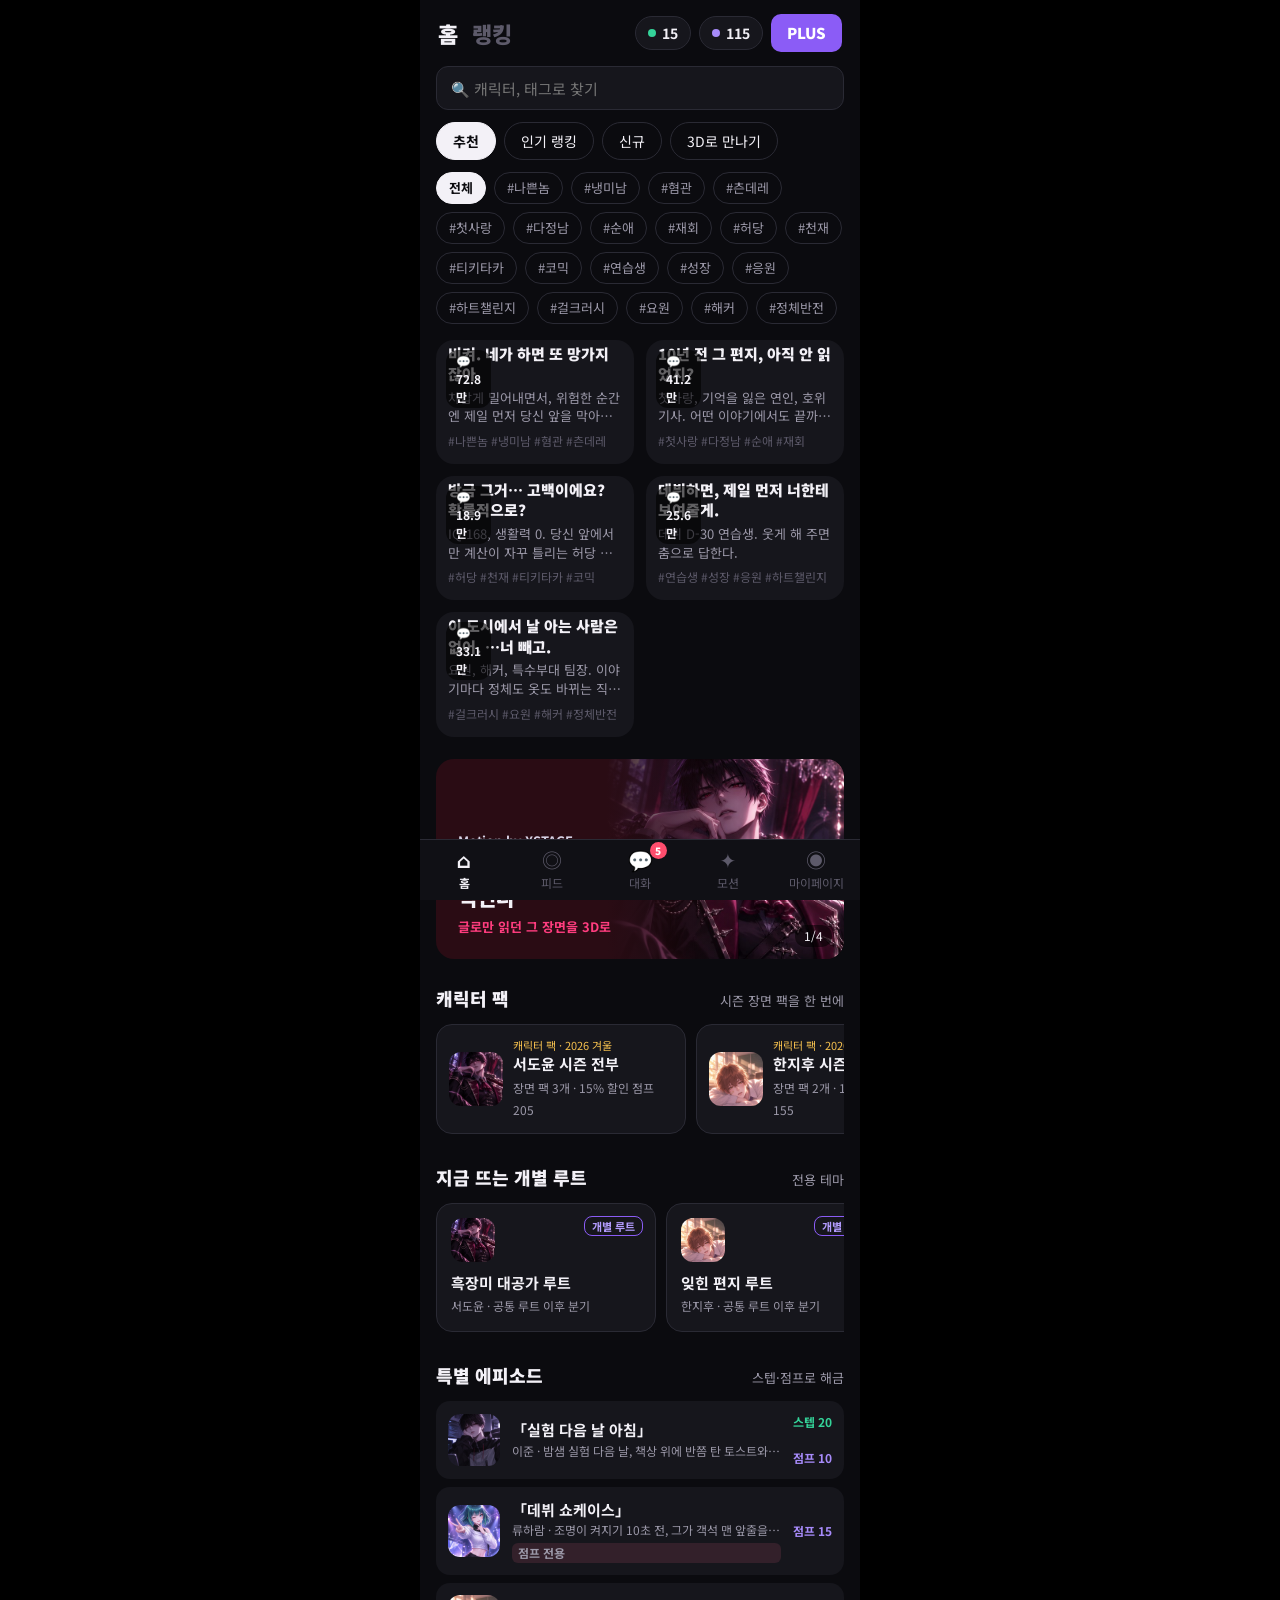
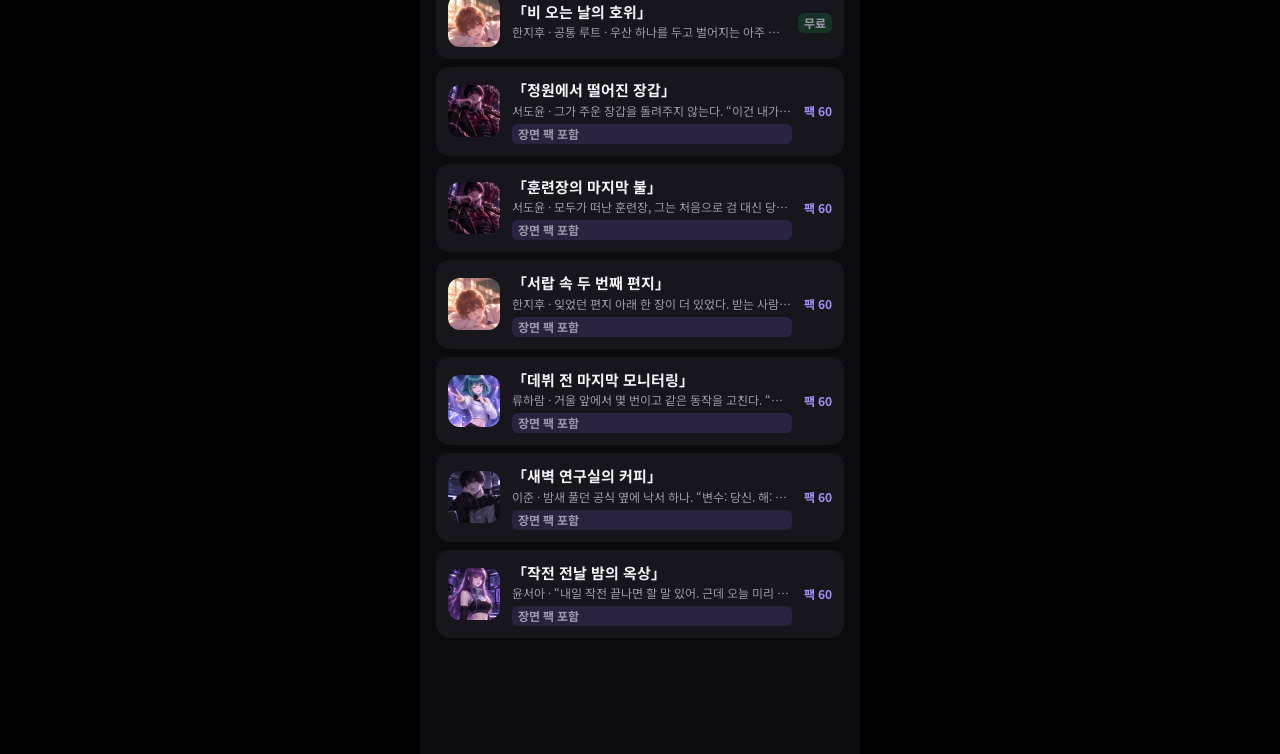
<file: moti/index.html>
<!DOCTYPE html>
<html lang="ko">
<head>
<meta charset="utf-8">
<meta name="viewport" content="width=device-width, initial-scale=1, viewport-fit=cover">
<meta name="theme-color" content="#0b0b0f">
<title>moti · 수익화 프로토타입</title>
<link rel="preconnect" href="https://fonts.googleapis.com">
<link rel="preconnect" href="https://fonts.gstatic.com" crossorigin>
<link href="https://fonts.googleapis.com/css2?family=Noto+Sans+KR:wght@400;500;700;900&display=swap" rel="stylesheet">
<style>
:root{
  color-scheme:dark;
  --bg:#0b0b0f;--surface:#16161c;--surface2:#1e1e26;--line:#2a2a34;
  --text:#f3f1f7;--sub:#9b98a8;--dim:#5d5a6a;
  --accent:#8b5cf6;--accent2:#b49cff;--step:#34d399;--jump:#a78bfa;
  --gold:#f5c04e;--hot:#ff3d7f;
  --S:#ffcf4a;--A:#ff6b9a;--B:#a78bfa;--C:#5eb8ff;--D:#4fd1a5;--E:#9aa3b5;--F:#6b6f7c;
  box-sizing:border-box;
  padding-top:env(safe-area-inset-top,0px);padding-bottom:env(safe-area-inset-bottom,0px);
}
:root[data-theme="dark"]{color-scheme:dark}
*,*::before,*::after{box-sizing:inherit}
html{scroll-padding-top:env(safe-area-inset-top,0px);background:#000}
body{margin:0;background:#000;color:var(--text);font-family:"Noto Sans KR","Apple SD Gothic Neo","Malgun Gothic",system-ui,sans-serif;font-size:15px;line-height:1.5;-webkit-font-smoothing:antialiased}
body::before{content:"";position:fixed;inset:0 0 auto;height:env(safe-area-inset-top,0px);z-index:10;background:var(--bg)}
button{font:inherit;color:inherit;background:none;border:0;cursor:pointer;padding:0}
button:focus-visible,input:focus-visible{outline:2px solid var(--accent2);outline-offset:2px}
.app{max-width:440px;margin:0 auto;min-height:100vh;background:var(--bg);position:relative;padding-bottom:84px}
/* top */
.top{position:sticky;top:env(safe-area-inset-top,0px);z-index:20;background:var(--bg);display:flex;align-items:center;gap:8px;padding:14px 18px 10px}
.top .seg{display:flex;gap:14px;margin-right:auto}
.top .seg button{font-size:22px;font-weight:900;color:var(--dim)}
.top .seg button.on{color:var(--text)}
.top h1{margin:0 auto 0 0;font-size:22px;font-weight:900}
.chip{display:inline-flex;align-items:center;gap:6px;height:34px;padding:0 12px;border-radius:17px;background:var(--surface);border:1px solid var(--line);font-weight:700;font-size:14px}
.dot{width:8px;height:8px;border-radius:50%}
.dot.s{background:var(--step)}.dot.j{background:var(--jump)}
.plusbtn{height:38px;padding:0 16px;border-radius:10px;background:var(--accent);font-weight:900;color:#fff}
.plusbtn.on{background:var(--surface2);color:var(--gold);border:1px solid var(--gold)}
.view{padding:4px 16px 24px}
/* nav */
.nav{position:fixed;bottom:0;left:50%;transform:translateX(-50%);width:100%;max-width:440px;z-index:30;background:#101015;border-top:1px solid var(--line);display:grid;grid-template-columns:repeat(5,1fr);padding:8px 0 calc(8px + env(safe-area-inset-bottom,0px))}
.nav button{display:flex;flex-direction:column;align-items:center;gap:2px;font-size:12px;color:var(--dim)}
.nav button .i{font-size:20px;line-height:24px}
.nav button.on{color:var(--text);font-weight:700}
/* banner */
.banner{position:relative;height:200px;border-radius:18px;overflow:hidden;margin-bottom:16px;cursor:pointer}
.banner .slide{position:absolute;inset:0;display:flex;align-items:flex-end;padding:22px;opacity:0;transition:opacity .4s}
.banner .slide.on{opacity:1}
.banner .slide .art{position:absolute;right:0;top:0;bottom:0;width:58%;background-size:cover;background-position:center 20%}
.banner .slide .art::after{content:"";position:absolute;inset:0;background:linear-gradient(90deg,var(--bgc) 0%,transparent 55%)}
.banner .tx{position:relative;max-width:62%}
.banner small{display:block;font-weight:700;color:#d8d3e6;font-size:13px;margin-bottom:6px}
.banner b{display:block;font-size:21px;line-height:1.3;font-weight:900}
.banner em{display:block;font-style:normal;color:var(--hot);font-weight:700;font-size:13px;margin-top:6px}
.banner .cnt{position:absolute;right:12px;bottom:12px;background:rgba(0,0,0,.55);border-radius:10px;padding:2px 9px;font-size:12px}
/* sections */
.sec{margin:26px 0 12px;display:flex;align-items:baseline;justify-content:space-between}
.sec h2{margin:0;font-size:18px;font-weight:900}
.sec span{color:var(--sub);font-size:13px}
.grid2{display:grid;grid-template-columns:1fr 1fr;gap:12px}
.ccard{border-radius:18px;overflow:hidden;background:var(--surface);text-align:left;display:flex;flex-direction:column}
.ccard .pic{aspect-ratio:262/300;background-size:cover;background-position:center 15%;position:relative}
.ccard .pic::after{content:"";position:absolute;inset:auto 0 0;height:40%;background:linear-gradient(transparent,var(--surface))}
.pill{position:absolute;top:10px;left:10px;background:rgba(0,0,0,.6);border-radius:12px;padding:2px 10px;font-size:12px;font-weight:700;z-index:1}
.pill.r{left:auto;right:10px;background:var(--hot)}
.ccard .bd{padding:4px 12px 14px}
.ccard h3{margin:0 0 4px;font-size:15px;font-weight:900;line-height:1.35}
.ccard p{margin:0 0 6px;color:var(--sub);font-size:13px;line-height:1.45;display:-webkit-box;-webkit-line-clamp:2;-webkit-box-orient:vertical;overflow:hidden}
.tags{color:var(--dim);font-size:12px}
.hscroll{display:flex;gap:10px;overflow-x:auto;padding-bottom:4px;scrollbar-width:none}
.hscroll::-webkit-scrollbar{display:none}
.route{flex:0 0 220px;border-radius:16px;padding:14px;background:var(--surface);border:1px solid var(--line);text-align:left;position:relative;overflow:hidden}
.route .av{width:44px;height:44px;border-radius:12px;background-size:cover;background-position:center 15%;margin-bottom:10px}
.route b{display:block;font-size:15px}
.route span{font-size:12px;color:var(--sub)}
.route .k{position:absolute;top:12px;right:12px;font-size:11px;font-weight:700;color:var(--accent2);border:1px solid var(--accent);border-radius:8px;padding:1px 7px}
.ep{display:flex;gap:12px;align-items:center;padding:12px;border-radius:14px;background:var(--surface);margin-bottom:8px;width:100%;text-align:left}
.ep .av{width:52px;height:52px;border-radius:12px;flex:0 0 52px;background-size:cover;background-position:center 15%}
.ep .m{flex:1;min-width:0}
.ep b{display:block;font-size:15px}
.ep span{display:block;font-size:12px;color:var(--sub);white-space:nowrap;overflow:hidden;text-overflow:ellipsis}
.price{font-size:12px;font-weight:700;white-space:nowrap;text-align:right}
.price .s{color:var(--step)}.price .j{color:var(--jump)}
.tagbox{display:inline-block;font-size:11px;font-weight:700;border-radius:6px;padding:1px 6px;margin-top:4px}
.tg-pack{background:#2b2240;color:var(--accent2)}
.tg-own{background:#173328;color:var(--step)}
.tg-lock{background:#33202a;color:#ff9fbf}
.ad{margin:18px 0;border:1px dashed var(--line);border-radius:14px;padding:16px;text-align:center;color:var(--dim);font-size:12px}
/* rank */
.rank{display:flex;gap:14px;align-items:center;padding:12px 4px;border-bottom:1px solid var(--line);width:100%;text-align:left}
.rank .n{width:24px;font-size:20px;font-weight:900;color:var(--accent2);text-align:center}
.rank .av{width:56px;height:56px;border-radius:14px;background-size:cover;background-position:center 15%}
/* discover */
.search{display:flex;gap:8px;margin-bottom:12px}
.srow{display:flex;gap:8px;overflow-x:auto;scrollbar-width:none;margin-bottom:10px;padding-bottom:2px}.srow::-webkit-scrollbar{display:none}
.srow>button{flex:0 0 auto}
.pillchip{height:38px;padding:0 16px;border-radius:19px;border:1px solid var(--line);font-size:14px;color:var(--text)}
.pillchip.on{background:var(--text);color:var(--bg);border-color:var(--text);font-weight:700}
.srow.tagrow{flex-wrap:wrap;overflow:visible;margin-bottom:14px}
.cpk{flex:0 0 250px;display:flex;gap:10px;align-items:center;text-align:left;padding:12px;border-radius:16px;background:var(--surface);border:1px solid var(--line)}
.cpk .av{width:54px;height:54px;border-radius:12px;background-size:cover;background-position:center 15%;flex:0 0 54px}
.cpk .k{display:block;font-size:11px;color:var(--gold,#f5c451)}.cpk b{display:block;font-size:15px}.cpk span:last-child{font-size:12px;color:var(--sub)}
.modebar{display:flex;align-items:center;justify-content:space-between;gap:8px;padding:8px 2px 0;font-size:13px;color:var(--sub)}
.modebar .who b{color:var(--text);font-size:14px}.modebar .hs{color:#ff6b9a;letter-spacing:-1px}
.mseg{display:flex;background:var(--surface);border:1px solid var(--line);border-radius:16px;padding:2px;flex:none}
.mseg button{height:28px;padding:0 10px;border-radius:14px;font-size:12px;color:var(--sub)}
.mseg button.on{background:var(--accent);color:#fff;font-weight:700}
.choice{align-self:stretch;background:var(--surface);border:1px dashed var(--accent);border-radius:16px;padding:10px 12px}
.choice b{font-size:13px}.choice .opts{display:grid;grid-template-columns:repeat(3,1fr);gap:6px;margin-top:8px}
.choice .opts button{display:flex;flex-direction:column;align-items:center;gap:3px;padding:8px 4px;border-radius:12px;background:var(--surface2);border:1px solid var(--line);font-size:12.5px;font-weight:700;text-align:center}
.choice .opts small{font-size:11px;font-weight:400;color:var(--sub)}.choice .opts small.own{color:var(--step)}
.choice .gb,.mkrow .gb{display:inline-grid;place-items:center;width:20px;height:20px;border-radius:6px;font-size:11px;color:#111;font-weight:900}
.maker{border-radius:16px;background:var(--surface);border:1px solid var(--line);padding:14px;margin-bottom:10px}
.maker h3{margin:0 0 4px;font-size:16px}.maker .sub{margin:0 0 10px}
.mklist{display:flex;flex-direction:column;gap:6px;max-height:330px;overflow-y:auto;margin-bottom:10px}
.mkrow{display:flex;align-items:center;gap:8px;padding:8px;border-radius:12px;background:var(--surface2);border:1px solid transparent}
.mkrow.on{border-color:var(--accent)}
.mkrow .pv{width:32px;height:32px;border-radius:16px;border:1px solid var(--line);flex:none}
.mkrow .nm{flex:1;min-width:0}.mkrow .nm b{font-size:14px;display:block}.mkrow .nm small{font-size:11.5px;color:var(--sub)}
.mkrow .cost{font-size:12px;color:var(--sub);white-space:nowrap}
.mkrow .add{width:32px;height:32px;border-radius:16px;background:var(--accent);color:#fff;font-weight:900;flex:none}
.mkrow:not(.on) .add{background:transparent;border:1px solid var(--accent);color:var(--accent)}
.mkbar{display:flex;align-items:center;justify-content:space-between;gap:10px;padding-top:10px;border-top:1px solid var(--line)}
.mkbar b{font-size:14px;display:block}.mkbar small{font-size:12px;color:var(--sub)}.mkbar s{color:var(--dim)}
.search input{flex:1;height:44px;border-radius:12px;border:1px solid var(--line);background:var(--surface);color:var(--text);padding:0 14px;font:inherit}
.fchips{display:flex;gap:6px;flex-wrap:wrap;margin-bottom:14px}
.fchip{height:32px;padding:0 12px;border-radius:16px;border:1px solid var(--line);font-size:13px;color:var(--sub)}
.fchip.on{background:var(--text);color:var(--bg);border-color:var(--text);font-weight:700}
.wide{display:flex;gap:10px;margin-top:16px}
.btn{height:46px;border-radius:12px;padding:0 16px;font-weight:700;background:var(--surface2);border:1px solid var(--line);flex:1}
.btn.pri{background:var(--accent);border-color:var(--accent);color:#fff}
.btn.gold{background:var(--gold);border-color:var(--gold);color:#1a1405}
.btn:disabled{opacity:.4;cursor:not-allowed}
/* chat */
.chatwrap.conly{position:relative;isolation:isolate}
.chatwrap.conly::before{content:"";position:absolute;inset:-8px -16px;z-index:-1;background:linear-gradient(rgba(11,11,16,.72),rgba(11,11,16,.86)),var(--scn,none) center/cover no-repeat;border-radius:0}
.cohd{display:flex;align-items:center;gap:8px;padding:6px 2px}.cohd b{font-size:17px}.cohd span{flex:1;font-size:12.5px;color:var(--sub)}
.conly .msg.c{background:rgba(40,38,52,.82);backdrop-filter:blur(4px)}
.mgrp{display:flex;align-items:center;gap:6px}
.kbar{display:inline-block;width:88px;height:8px;border-radius:4px;background:var(--surface2);overflow:hidden;border:1px solid var(--line)}
.kbar i{display:block;height:100%;background:linear-gradient(90deg,#8b5cf6,#ff6b9a);transition:width .6s}
.kmo{position:absolute;left:50%;top:18%;transform:translateX(-50%);z-index:4;font-weight:900;font-size:18px;color:#fff;padding:8px 18px;border-radius:99px;background:linear-gradient(90deg,rgba(139,92,246,.85),rgba(255,107,154,.85));box-shadow:0 0 30px rgba(255,107,154,.5);white-space:nowrap;animation:kmo 3.2s ease forwards;pointer-events:none}
@keyframes kmo{0%{opacity:0;transform:translate(-50%,10px)}12%{opacity:1;transform:translate(-50%,0)}80%{opacity:1}100%{opacity:0}}
.mfull .fline{position:absolute;left:16px;right:16px;bottom:56px;z-index:4;text-align:center;font-size:16px;line-height:1.5;color:#fff;background:rgba(10,8,18,.62);border-radius:14px;padding:12px 14px;backdrop-filter:blur(4px)}
.mfull .fchoice{position:absolute;left:12px;right:12px;bottom:52px;z-index:4}
.mfull .fchoice .choice{background:rgba(20,18,30,.82);backdrop-filter:blur(6px)}.mgrp small{font-size:11.5px;color:var(--sub)}
.modebar{flex-wrap:wrap;row-gap:6px}
.mfull{position:fixed;inset:0;z-index:60;background:rgba(5,4,10,.9);display:flex;align-items:center;justify-content:center;animation:mfin .3s ease}
.mfull.out{opacity:0;transition:opacity .35s}
.mfull .stage3d{width:min(100%,560px);height:min(100vh,860px);border-radius:0}
.mfull .mclose{position:absolute;top:16px;right:16px;z-index:5}
@keyframes mfin{from{opacity:0}to{opacity:1}}
.room3d{margin-bottom:14px}
.room3d .stage3d{height:min(52vh,420px)}
.room3d .rinfo{padding:10px 4px 0}.room3d .rinfo b{display:block;font-size:16px;margin:2px 0}.room3d .rinfo p{margin:0;font-size:13px;color:var(--sub)}
.room3d .now{font-size:12.5px;color:var(--sub)}
.charbar .b3{margin-left:4px;font-size:10px;font-weight:900;color:#fff;background:var(--accent);border-radius:6px;padding:1px 5px}
.chatwrap{display:flex;flex-direction:column;height:calc(100vh - 150px - env(safe-area-inset-top,0px) - env(safe-area-inset-bottom,0px))}
.stage{display:flex;gap:14px;align-items:center;padding:12px;background:var(--surface);border-radius:16px}
.stage .figure{width:86px;height:104px;border-radius:14px;background-size:cover;background-position:center 15%;flex:0 0 86px;position:relative}
.stage .info{flex:1;min-width:0}
.soon3{position:absolute;left:50%;bottom:6px;transform:translateX(-50%);white-space:nowrap;font-size:10.5px;font-weight:700;color:#e8e2f2;background:rgba(10,8,16,.72);border:1px solid rgba(255,255,255,.18);border-radius:8px;padding:1px 6px;pointer-events:none}
.stage b{font-size:17px}
.gauge{font-size:15px;letter-spacing:2px;color:var(--hot);margin-top:2px}
.gauge+small,.mood{display:block;font-size:12px;color:var(--sub)}
.msgs{flex:1;overflow-y:auto;padding:14px 2px;display:flex;flex-direction:column;gap:8px}
.msg{max-width:80%;padding:10px 13px;border-radius:16px;font-size:14px;line-height:1.55}
.msg.c{background:var(--surface2);border-top-left-radius:4px;align-self:flex-start}
.msg.u{background:var(--accent);color:#fff;border-top-right-radius:4px;align-self:flex-end}
.msg.sys{align-self:center;background:none;color:var(--sub);font-size:12px;padding:2px}
.msg .act{display:block;font-size:12px;color:var(--accent2);margin-bottom:2px}
.composer{display:flex;gap:6px;padding-top:8px}
.composer input{flex:1;height:46px;border-radius:23px;border:1px solid var(--line);background:var(--surface);color:var(--text);padding:0 16px;font:inherit}
.composer .ic{width:46px;height:46px;border-radius:50%;background:var(--surface2);border:1px solid var(--line);font-size:18px}
.composer .send{background:var(--accent);border-color:var(--accent)}
.toolrow{display:flex;gap:6px;padding-top:8px;overflow-x:auto;scrollbar-width:none}.toolrow::-webkit-scrollbar{display:none}.toolrow button{flex:none;white-space:nowrap}
.toolrow button{height:34px;padding:0 12px;border-radius:17px;background:var(--surface);border:1px solid var(--line);font-size:13px}
.pick{display:grid;grid-template-columns:repeat(3,1fr);gap:10px}
.dmhd{display:flex;align-items:baseline;justify-content:space-between;margin:6px 0 6px}.dmhd h2{margin:0;font-size:18px}.dmhd span{font-size:12.5px;color:var(--sub)}
.dmlist{display:flex;flex-direction:column}
.dm{display:flex;align-items:center;gap:12px;padding:10px 4px;text-align:left;border-radius:14px}
.dm:hover{background:var(--surface)}
.dm .av{position:relative;width:54px;height:54px;border-radius:20px;background-size:cover;background-position:center 15%;flex:none}
.dm .d3{position:absolute;right:-4px;bottom:-4px;font-style:normal;font-size:9.5px;font-weight:900;color:#fff;background:var(--accent);border:2px solid var(--bg);border-radius:7px;padding:0 4px}
.dm .mid{flex:1;min-width:0;display:flex;flex-direction:column;gap:3px}.dm .mid b{font-size:15px}
.dm .pv{font-size:13.5px;color:var(--sub);white-space:nowrap;overflow:hidden;text-overflow:ellipsis}
.dm .rt{display:flex;flex-direction:column;align-items:flex-end;gap:6px;flex:none}.dm .rt small{font-size:11.5px;color:var(--dim,#8a8796)}
.ub{font-style:normal;min-width:20px;height:20px;padding:0 6px;border-radius:10px;background:#ff4d6d;color:#fff;font-size:11.5px;font-weight:900;display:grid;place-items:center}
#nav .i{position:relative}
.nub{position:absolute;top:-6px;right:-14px;font-style:normal;min-width:17px;height:17px;padding:0 4px;border-radius:9px;background:#ff4d6d;color:#fff;font-size:10px;font-weight:900;display:grid;place-items:center;line-height:1}
.pick button{background:var(--surface);border-radius:16px;padding:10px;display:flex;flex-direction:column;align-items:center;gap:6px;font-size:13px;font-weight:700}
.pick .av{width:72px;height:72px;border-radius:50%;background-size:cover;background-position:center 15%}
/* fitting room */
.charbar{display:flex;gap:8px;overflow-x:auto;scrollbar-width:none;margin-bottom:12px}
.charbar button{flex:0 0 auto;display:flex;align-items:center;gap:6px;height:38px;padding:0 12px 0 4px;border-radius:19px;background:var(--surface);border:1px solid var(--line);font-size:13px;font-weight:700}
.charbar button .av{width:30px;height:30px;border-radius:50%;background-size:cover;background-position:center 15%}
.charbar button.on{border-color:var(--accent2);background:#221a38}
.room{display:flex;gap:14px;align-items:center;padding:14px;border-radius:18px;background:radial-gradient(120% 90% at 20% 30%,#2a1f45,var(--surface) 70%);margin-bottom:14px}
.room .figure{width:110px;height:136px;border-radius:16px;background-size:cover;background-position:center 15%;flex:0 0 110px;position:relative}
.room .now{font-size:12px;color:var(--sub)}
.room b{display:block;font-size:17px;margin:2px 0 6px}
.room p{margin:0;font-size:13px;color:var(--sub)}
.boxcard{border-radius:18px;padding:16px;background:linear-gradient(135deg,#2d1d0b,#1b1420 60%);border:1px solid #5a4210;margin-bottom:14px}
.boxcard h3{margin:0;font-size:17px;font-weight:900;color:var(--gold)}
.boxcard p{margin:4px 0 10px;font-size:13px;color:#cfc4ad}
.ptable{width:100%;border-collapse:collapse;font-size:12px;margin-bottom:12px}
.ptable th,.ptable td{text-align:center;padding:4px 0;border-bottom:1px solid #3a2e1a}
.ptable th:first-child,.ptable td:first-child{text-align:left;color:#cfc4ad;font-weight:500}
.boxbtns{display:flex;gap:8px}
.tabs{display:flex;gap:4px;background:var(--surface);border-radius:12px;padding:4px;margin-bottom:12px}
.tabs button{flex:1;height:36px;border-radius:9px;font-size:14px;font-weight:700;color:var(--sub)}
.tabs button.on{background:var(--surface2);color:var(--text)}
.mlist{display:grid;grid-template-columns:1fr 1fr;gap:10px}
.mcard{border-radius:14px;background:var(--surface);border:1px solid var(--line);padding:12px;text-align:left;display:flex;flex-direction:column;gap:6px;position:relative}
.mcard.no{opacity:.55}
.mcard.no:hover{opacity:.8}
.mcard .row{display:flex;gap:6px;align-items:center}
.gb{width:24px;height:24px;border-radius:7px;font-weight:900;font-size:13px;display:grid;place-items:center;color:#111}
.mcard b{font-size:14px}
.mcard .emo{font-size:12px;color:var(--sub)}
.lab{font-size:11px;font-weight:700;border-radius:6px;padding:1px 6px;display:inline-block}
.lab.st{background:#173328;color:var(--step)}
.lab.jp{background:#2b2240;color:var(--jump)}
.lab.nw{background:#3a1a28;color:#ff9fbf}
.lab.fr{background:#24242c;color:var(--sub)}
.mcard .pr{font-size:12px;font-weight:700;color:var(--sub);margin-top:auto}
.pack{border-radius:16px;background:var(--surface);border:1px solid var(--line);padding:14px;margin-bottom:10px}
.pack.prem{border-color:#5a4210;background:linear-gradient(160deg,#241b10,var(--surface) 55%)}
.pack .hd{display:flex;justify-content:space-between;gap:8px;align-items:flex-start}
.pack h4{margin:0;font-size:16px}
.pack .kind{font-size:12px;color:var(--sub)}
.pack ul{margin:10px 0;padding:0;list-style:none;display:flex;flex-wrap:wrap;gap:6px}
.pack li{font-size:12px;background:var(--surface2);border-radius:8px;padding:3px 8px}
.pack li i{font-style:normal;font-weight:900;margin-right:4px}
.pack .cmp{font-size:12px;color:var(--sub);margin-bottom:10px}
.pack .cmp s{color:var(--dim)}
.pack .cmp strong{color:var(--step)}
.wallet{border-radius:16px;background:var(--surface);border:1px solid var(--line);padding:16px;margin-bottom:12px}
.wallet h3,.card h3{margin:0 0 10px;font-size:17px;font-weight:900}
.card{border-radius:16px;background:var(--surface);border:1px solid var(--line);padding:16px;margin-bottom:12px}
.card p{margin:0 0 10px;color:var(--sub);font-size:13px}
.pluscard{border-radius:16px;padding:18px;margin-bottom:12px;background:linear-gradient(120deg,#2a2210,#18161c 70%);border:1px solid #3d3218;display:flex;align-items:center;gap:12px}
.pluscard .m{flex:1}
.pluscard b{font-size:17px}
.pluscard p{margin:4px 0 0;font-size:13px;color:var(--sub)}
.stats{display:grid;grid-template-columns:repeat(3,1fr);gap:8px;margin-bottom:12px}
.stats div{border-radius:14px;background:var(--surface);border:1px solid var(--line);padding:14px 4px;text-align:center}
.stats b{display:block;font-size:22px}
.stats span{font-size:12px;color:var(--sub)}
.tl{border-left:2px solid var(--accent);margin:4px 0 0 6px;padding-left:14px}
.tl div{position:relative;margin-bottom:12px}
.tl div::before{content:"";position:absolute;left:-20px;top:6px;width:10px;height:10px;border-radius:50%;background:var(--accent)}
.tl b{font-size:14px;display:block}
.tl span{font-size:12px;color:var(--sub)}
.ownrow{display:flex;justify-content:space-between;padding:8px 0;border-bottom:1px solid var(--line);font-size:14px}
.ownrow span{color:var(--sub)}
/* sheet */
.ov{position:fixed;inset:0;background:rgba(0,0,0,.6);z-index:50;display:flex;align-items:flex-end;justify-content:center}
.sheet{width:100%;max-width:440px;max-height:86vh;overflow-y:auto;background:#141419;border-radius:22px 22px 0 0;padding:18px 18px calc(22px + env(safe-area-inset-bottom,0px));animation:up .22s ease-out}
@keyframes up{from{transform:translateY(40px);opacity:0}}
.sheet h3{margin:0 0 4px;font-size:18px;font-weight:900}
.sheet .sub{color:var(--sub);font-size:13px;margin:0 0 14px}
.payopt{width:100%;display:flex;align-items:center;justify-content:space-between;gap:10px;padding:14px;border-radius:14px;border:1px solid var(--line);background:var(--surface);margin-bottom:8px;text-align:left}
.payopt b{font-size:15px}
.payopt small{display:block;font-size:12px;color:var(--sub);margin-top:2px}
.payopt .amt{font-weight:900;font-size:16px;white-space:nowrap}
.payopt.lock{opacity:.45;cursor:not-allowed}
.payopt.lock small{color:#ff9fbf}
.close{width:100%;margin-top:6px;height:44px;border-radius:12px;color:var(--sub)}
.chg{display:grid;grid-template-columns:1fr 1fr;gap:8px}
.chg button{border-radius:14px;border:1px solid var(--line);background:var(--surface);padding:14px;text-align:left}
.chg b{display:block;font-size:17px;color:var(--jump)}
.chg span{font-size:12px;color:var(--sub)}
.chg em{font-style:normal;font-size:11px;color:var(--gold);font-weight:700}
/* intro / box */
.intro{position:fixed;inset:0;z-index:60;background:#000;display:flex;flex-direction:column;align-items:center;justify-content:center;gap:18px;padding:30px}
.intro .figure{width:220px;height:270px;border-radius:22px;background-size:cover;background-position:center 15%;position:relative}
.intro q{quotes:"“" "”";font-size:17px;font-weight:700;text-align:center;max-width:300px}
.intro .r{display:flex;gap:10px;width:100%;max-width:320px}
.boxstage{display:flex;flex-direction:column;align-items:center;gap:14px;padding:10px 0}
.giftbox{font-size:84px;line-height:1}
.giftbox.shake{animation:bshake .9s ease-in-out}
@keyframes bshake{0%,100%{transform:rotate(0)}15%{transform:rotate(-14deg)}30%{transform:rotate(12deg)}45%{transform:rotate(-10deg)}60%{transform:rotate(8deg)}75%{transform:rotate(-4deg)}}
.gcard{width:170px;height:220px;perspective:800px}
.gcard .in{position:relative;width:100%;height:100%;transition:transform .6s;transform-style:preserve-3d}
.gcard.flip .in{transform:rotateY(180deg)}
.gcard .f,.gcard .b{position:absolute;inset:0;border-radius:18px;backface-visibility:hidden;display:flex;flex-direction:column;align-items:center;justify-content:center;gap:8px;text-align:center;padding:12px}
.gcard .f{background:repeating-linear-gradient(45deg,#2a1f45 0 10px,#211936 10px 20px);border:2px solid var(--accent)}
.gcard .b{transform:rotateY(180deg);background:var(--surface2);border:3px solid var(--gc)}
.gcard .b .g{font-size:56px;font-weight:900;color:var(--gc);line-height:1}
.gcard .b b{font-size:16px}
.gcard .b span{font-size:12px;color:var(--sub)}
/* motion anims */
.figure.a-nod{animation:nod .5s ease-in-out 3}
.figure.a-pulse{animation:pulse .6s ease-in-out 3}
.figure.a-bounce{animation:bounce .45s ease-out 3}
.figure.a-sink{animation:sink 1.6s ease-in-out}
.figure.a-lean{animation:lean 1.2s ease-in-out}
.figure.a-shake{animation:shake .35s linear 4}
.figure.a-tilt{animation:tilt 1.4s ease-in-out}
.figure.a-turn{animation:turn 1.6s ease-in-out}
.figure.a-zoom{animation:zoom 1.6s ease-in-out}
.figure.a-sway{animation:sway .6s ease-in-out 3}
.figure.a-flash{animation:flash 1.2s}
.figure.a-punch{animation:punch .32s ease-out 4}
.figure.a-heart{animation:pulse .5s ease-in-out 4}
.figure.a-dance{animation:dance 1.8s ease-in-out}
@keyframes nod{50%{transform:translateY(6px) rotate(2deg)}}
@keyframes pulse{50%{transform:scale(1.06)}}
@keyframes bounce{40%{transform:translateY(-14px)}}
@keyframes sink{50%{transform:translateY(8px) scale(.97);filter:brightness(.7)}}
@keyframes lean{50%{transform:translateX(10px) rotate(4deg)}}
@keyframes shake{25%{transform:translateX(-5px)}75%{transform:translateX(5px)}}
@keyframes tilt{30%,70%{transform:rotate(-6deg)}}
@keyframes turn{30%,70%{transform:scaleX(-1)}}
@keyframes zoom{40%,70%{transform:scale(1.14)}}
@keyframes sway{25%{transform:rotate(-7deg)}75%{transform:rotate(7deg)}}
@keyframes flash{20%{filter:brightness(2.2)}40%{filter:brightness(1)}60%{filter:brightness(2)}}
@keyframes punch{50%{transform:translateX(16px) scale(1.04)}}
@keyframes dance{20%{transform:translateX(-10px) rotate(-6deg)}40%{transform:translateX(10px) rotate(6deg) translateY(-6px)}60%{transform:translateX(-8px) rotate(-4deg)}80%{transform:translateX(8px) rotate(4deg) translateY(-4px)}}
.fx{position:absolute;left:50%;bottom:10%;transform:translateX(-50%);font-size:26px;pointer-events:none;animation:fx 1.8s ease-out forwards}
@keyframes fx{to{transform:translate(-50%,-120px);opacity:0}}
.mtag{position:absolute;left:6px;bottom:6px;background:rgba(0,0,0,.7);border-radius:8px;padding:1px 7px;font-size:11px;font-weight:700}
.toast{position:fixed;left:50%;bottom:calc(96px + env(safe-area-inset-bottom,0px));transform:translateX(-50%);background:#2b2540;border:1px solid var(--accent);color:var(--text);padding:10px 16px;border-radius:14px;font-size:14px;z-index:80;max-width:min(380px,90vw);text-align:center;animation:up .2s}
.empty{color:var(--sub);font-size:13px;text-align:center;padding:24px 0}
.stage3d{position:relative;height:min(42vh,340px);flex:0 0 auto;border-radius:18px;overflow:hidden;background:radial-gradient(85% 75% at 50% 32%,#4a3222,#1a1520 72%)}
.stage3d canvas{position:absolute;inset:0;width:100%!important;height:100%!important;display:block;z-index:1}
.stage3d .scnfade{position:absolute;inset:0;background:center 42%/cover no-repeat;opacity:0;animation:scnin 1.1s ease forwards;z-index:0}
@keyframes scnin{to{opacity:1}}
.stage3d .where{position:absolute;left:50%;bottom:12px;transform:translateX(-50%);z-index:2;font-size:12px;font-weight:700;color:#f1ecf8;background:rgba(10,8,18,.6);border:1px solid rgba(255,255,255,.18);border-radius:99px;padding:3px 10px;white-space:nowrap}
.msg.sys{align-self:center;background:transparent;color:var(--sub);font-size:12.5px;padding:2px 8px}
.stage3d .ov3{position:absolute;left:14px;top:12px;z-index:2;text-shadow:0 1px 6px rgba(0,0,0,.8)}
.stage3d .ov3 b{font-size:17px}
.stage3d .sw{position:absolute;right:12px;top:12px;z-index:2}
.stage3d .cap3{position:absolute;left:12px;bottom:12px;z-index:2;background:rgba(0,0,0,.65);border-radius:10px;padding:3px 10px;font-size:13px;font-weight:700}
.stage3d .tag3{position:absolute;right:12px;bottom:12px;z-index:2;font-size:11px;color:#d8cfe8;background:rgba(139,92,246,.35);border:1px solid var(--accent);border-radius:8px;padding:1px 7px}
.stage3d .ld{position:absolute;inset:0;display:grid;place-items:center;text-align:center;padding:24px;color:#d8cfe8;font-size:14px;z-index:1}
.stage3d .fx{bottom:30%}
.stage3d.flash::after{content:"";position:absolute;inset:0;background:#fff;z-index:3;animation:fl .55s forwards}
@keyframes fl{from{opacity:.85}to{opacity:0}}
.intro .stage3d{width:min(360px,92vw);height:min(56vh,460px)}
.post{background:var(--surface);border-radius:18px;overflow:hidden;margin-bottom:14px;border:1px solid var(--line)}
.post .who{display:flex;align-items:center;gap:10px;padding:12px 14px}
.post .who .av{width:34px;height:34px;border-radius:50%;display:grid;place-items:center;font-weight:900;font-size:14px;color:#fff}
.post .who b{font-size:14px;display:block}
.post .who span{font-size:12px;color:var(--sub)}
.post .who .kd{margin-left:auto}
.post .frame{position:relative;height:250px;background-size:cover;background-position:center 18%}
.post .frame::after{content:"";position:absolute;inset:auto 0 0;height:45%;background:linear-gradient(transparent,rgba(0,0,0,.75))}
.post .frame .cap{position:absolute;left:14px;right:14px;bottom:12px;z-index:1;font-size:15px;font-weight:700;line-height:1.4}
.post .frame .rl{position:absolute;top:12px;left:12px;z-index:1;background:rgba(0,0,0,.6);border-radius:8px;padding:2px 8px;font-size:12px;font-weight:700}
.post .bar{display:flex;align-items:center;gap:14px;padding:10px 14px 14px;font-size:14px}
.post .bar button.liked{color:var(--hot)}
.post .bar .go{margin-left:auto;height:34px;padding:0 12px;border-radius:17px;background:#221a38;border:1px solid var(--accent);color:var(--accent2);font-size:13px;font-weight:700}
.composebox{display:flex;align-items:center;gap:10px;padding:12px 14px;border-radius:16px;background:var(--surface);border:1px dashed var(--accent);margin-bottom:14px;width:100%;text-align:left}
.composebox span{flex:1;color:var(--sub);font-size:14px}
.goodsgrid{display:grid;grid-template-columns:1fr 1fr;gap:10px;margin-bottom:6px}
.good{border-radius:16px;background:var(--surface);border:1px solid var(--line);overflow:hidden;text-align:left;display:flex;flex-direction:column}
.good .ph{height:130px;background-size:cover;background-position:center 18%;position:relative;display:grid;place-items:center}
.good .ph::before{content:"";position:absolute;inset:0;background:rgba(0,0,0,.35)}
.good .ph i{position:relative;font-style:normal;font-size:44px}
.good .ph .lab{position:absolute;top:8px;left:8px}
.good .bd{padding:10px 12px 12px;display:flex;flex-direction:column;gap:4px;flex:1}
.good b{font-size:14px;line-height:1.35}
.good small{font-size:12px;color:var(--sub)}
.good .pr{font-weight:900;font-size:14px;margin-top:auto}
.perk{font-size:11px;color:var(--gold);font-weight:700}
.ta{width:100%;min-height:84px;border-radius:12px;border:1px solid var(--line);background:var(--surface);color:var(--text);padding:12px;font:inherit;resize:vertical;margin-bottom:10px}
.reelpick{width:100%;display:flex;gap:10px;align-items:center;padding:10px;border-radius:12px;border:1px solid var(--line);background:var(--surface);margin-bottom:8px;text-align:left}
.reelpick.on{border-color:var(--accent2);background:#221a38}
@media (prefers-reduced-motion:reduce){*{animation-duration:.01ms!important;animation-iteration-count:1!important;transition:none!important}}
</style>
</head>
<body>
<div class="app" id="app">
  <header class="top" id="top"></header>
  <main class="view" id="view"></main>
  <nav class="nav" id="nav"></nav>
</div>
<div id="layer"></div>

<script>
// Procedural motions for the rigged Jihu model. Rotations are given in the model's rest world frame
// (+X = character's left, +Y = up, +Z = toward camera) and carried along by parent bones.
const RIG=(()=>{
const PI=Math.PI,sin=Math.sin,abs=Math.abs,max=Math.max,min=Math.min;
const osc=(t,f,p=0)=>sin(t*f*2*PI+p);
const sm=x=>x<=0?0:x>=1?1:x*x*(3-2*x);
const env=(t,d,a=.35,b=.4)=>sm(min(t/a,(d-t)/b,1));
const pulse=(t,c,w)=>sm(1-abs(t-c)/w);
const L=(P,b,x,y,z)=>{if(x)P.r(b,"x",x);if(y)P.r(b,"y",y);if(z)P.r(b,"z",z)};
const M={
 m01:{d:1.6,f(t,e,P){const b=abs(osc(t,2.5))*e;L(P,"Spine01",-.06*b);L(P,"Head",-.1*b,0,.12*e);L(P,"LeftShoulder",0,0,.1*b);L(P,"RightShoulder",0,0,-.1*b);P.m(0,.012*b,0)}},
 m02:{d:1.6,f(t,e,P){const n=max(0,osc(t,1.5,-PI/2))*e;L(P,"neck",.08*n);L(P,"Head",.26*n)}},
 m03:{d:1.4,f(t,e,P){const k=sm(min(t/.15,(1.4-t)/.5,1));L(P,"Spine",-.16*k);L(P,"Head",-.14*k);L(P,"LeftArm",-.35*k,0,.45*k);L(P,"RightArm",-.35*k,0,-.45*k);L(P,"LeftForeArm",-1*k);L(P,"RightForeArm",-1*k);P.m(0,.03*pulse(t,.15,.2),0)}},
 m04:{d:2.2,f(t,e,P){L(P,"Spine01",.16*e);L(P,"Head",.3*e);L(P,"LeftShoulder",0,0,-.08*e);L(P,"RightShoulder",0,0,.08*e);P.m(0,-.01*e,0)}},
 m05:{d:1.9,f(t,e,P){L(P,"neck",0,.15*e);L(P,"Head",.18*e,.5*e,-.05*e)}},
 m06:{d:1.7,f(t,e,P){L(P,"LeftArm",-(.7+.45*osc(t,4))*e,0,-.1*e);L(P,"RightArm",-(.7-.45*osc(t,4))*e,0,.1*e);L(P,"LeftForeArm",-1*e);L(P,"RightForeArm",-1*e);L(P,"Head",.08*e,.25*osc(t,3)*e)}},
 m07:{d:2.3,f(t,e,P){L(P,"LeftArm",-.35*e,0,-.18*e);L(P,"RightArm",-.35*e,0,.18*e);P.r("LeftForeArm","x",-1.5*e);P.r("LeftForeArm","y",-1.25*e);P.r("RightForeArm","x",-1.5*e);P.r("RightForeArm","y",1.25*e);L(P,"Spine",-.05*e);L(P,"Head",-.05*e,0,.1*e)}},
 m08:{d:2.3,f(t,e,P){L(P,"RightArm",-(1.85+.12*osc(t,2.5))*e,0,.2*e);L(P,"RightForeArm",-.35*e);L(P,"RightHand",.45*e);L(P,"Spine",.1*e);L(P,"Head",.06*e,0,-.12*e)}},
 m09:{d:1.6,f(t,e,P){const k=sm(min(t/.35,(1.6-t)/.6,1));L(P,"RightArm",-1.2*k,0,.15*k);L(P,"RightForeArm",-.3*k);L(P,"Spine",0,.22*k);L(P,"Head",.12*k,-.15*k)}},
 m10:{d:2.6,f(t,e,P){L(P,"Hips",0,2.7*e);L(P,"Head",.1*e)}},
 m11:{d:2.1,f(t,e,P){L(P,"RightArm",-1.15*e,0,.12*e);L(P,"RightForeArm",-.25*e);L(P,"Spine01",.08*e);L(P,"Head",.1*e,0,-.06*e)}},
 m12:{d:2.2,f(t,e,P){P.m(0,.012*abs(osc(t,1.8))*e,.42*e);L(P,"Spine01",.08*e);L(P,"Head",.05*e,0,.1*e);L(P,"LeftArm",-.15*osc(t,.9)*e);L(P,"RightArm",.15*osc(t,.9)*e)}},
 m13:{d:2.2,f(t,e,P){L(P,"RightArm",-.2*e,0,-1.25*e);P.r("RightForeArm","z",-(1.9+.32*osc(t,2.2))*e);L(P,"Head",0,0,.12*e)}},
 m14:{d:2.3,f(t,e,P){L(P,"RightArm",-1.35*e,0,-.75*e);L(P,"RightForeArm",-.45*e);L(P,"LeftArm",-.35*e,0,-.05*e);L(P,"LeftForeArm",-2.3*e);L(P,"Head",0,-.15*e,.22*e);L(P,"Spine",0,-.08*e)}},
 m15:{d:2.4,f(t,e,P){const bow=pulse(t,.75,.6),w=sm(min((t-1.1)/.3,(2.4-t)/.4,1));L(P,"Spine02",.32*bow);L(P,"Head",.18*bow+.05*w,0,.12*w);L(P,"RightArm",-.25*w,0,-.3*w);P.r("RightForeArm","x",-1.7*w);P.r("RightForeArm","y",.25*osc(t,2.2)*w)}},
 m16:{d:2.2,f(t,e,P){const a=(2.35+.3*osc(t,2.3))*e;L(P,"LeftArm",-.25*e,0,a);L(P,"RightArm",-.25*e,0,-a);L(P,"LeftForeArm",0,0,.25*e);L(P,"RightForeArm",0,0,-.25*e);L(P,"Head",-.12*e);P.m(0,.035*abs(osc(t,1.15))*e,0)}},
 m17:{d:1.9,f(t,e,P){L(P,"Head",.12*max(0,osc(t,1.2,-PI/2))*e,-.3*e);L(P,"RightShoulder",0,0,-.12*pulse(t,.9,.5));L(P,"Spine",0,-.1*e)}},
 m18:{d:2.6,f(t,e,P){P.m(0,0,.38*e);L(P,"LeftArm",-1.25*e,0,-.3*e);L(P,"RightArm",-1.25*e,0,.3*e);P.r("LeftForeArm","x",-.5*e);P.r("LeftForeArm","y",-1*e);P.r("RightForeArm","x",-.5*e);P.r("RightForeArm","y",1*e);L(P,"Spine01",.1*e);L(P,"Head",.1*e,0,.15*e)}},
 m19:{d:2.5,f(t,e,P){L(P,"Spine",-.08*e,.14*osc(t,.8)*e);L(P,"RightArm",-.7*e,0,-.3*e);L(P,"RightForeArm",-(1.05+.3*osc(t,1.6))*e);L(P,"LeftArm",0,0,.12*e);L(P,"Head",0,0,.08*osc(t,.8)*e)}},
 m20:{d:2.3,f(t,e,P){L(P,"Spine",-.12*e);L(P,"Head",-.12*e,0,-.16*e);L(P,"RightArm",-.95*e,0,-.15*e);L(P,"RightForeArm",-(.7+.7*max(0,osc(t,2.4)))*e);L(P,"LeftArm",.25*e,0,.5*e);P.r("LeftForeArm","x",-.6*e);P.r("LeftForeArm","y",-1.2*e)}},
 m21:{d:1.7,f(t,e,P){const k1=pulse(t,.45,.22),k2=pulse(t,.95,.22);L(P,"LeftArm",-(.85+.65*k1)*e,0,-.12*e);L(P,"RightArm",-(.85+.65*k2)*e,0,.12*e);L(P,"LeftForeArm",-(1.9-1.75*k1)*e);L(P,"RightForeArm",-(1.9-1.75*k2)*e);L(P,"Spine",.05*e,(-.3*k1+.3*k2)*e);L(P,"Head",.08*e)}},
 m22:{d:2.6,f(t,e,P){L(P,"LeftArm",-.15*e,0,2.55*e);L(P,"RightArm",-.15*e,0,-2.55*e);L(P,"LeftForeArm",0,0,1.35*e);L(P,"RightForeArm",0,0,-1.35*e);L(P,"Head",0,0,.15*osc(t,1.2)*e);L(P,"Spine",0,0,.05*osc(t,1.2)*e);P.m(0,.02*abs(osc(t,1.2))*e,0)}},
 m23:{d:3.2,f(t,e,P){const p=t*2*PI*.95;L(P,"Spine02",.13*sin(p)*e);L(P,"Spine01",.15*sin(p-.9)*e);L(P,"Spine",.15*sin(p-1.8)*e);L(P,"Head",.13*sin(p-2.7)*e);L(P,"Hips",0,0,.07*sin(p/2)*e);P.m(.035*sin(p/2)*e,.02*sin(p)*e,0);L(P,"LeftArm",-.2*e,0,(.45+.25*sin(p))*e);L(P,"RightArm",-.2*e,0,-(.45+.25*sin(p+PI))*e);L(P,"LeftForeArm",-.7*e);L(P,"RightForeArm",-.7*e)}}
};
function idle(t,P){L(P,"Spine01",.015*sin(t*1.6));L(P,"Head",.02*sin(t*.7),.06*sin(t*.45),.03*sin(t*.6));L(P,"LeftArm",0,0,-.05);L(P,"RightArm",0,0,.05)}
// quaternion helpers [x,y,z,w]
const q={mul(a,b){return[a[3]*b[0]+a[0]*b[3]+a[1]*b[2]-a[2]*b[1],a[3]*b[1]-a[0]*b[2]+a[1]*b[3]+a[2]*b[0],a[3]*b[2]+a[0]*b[1]-a[1]*b[0]+a[2]*b[3],a[3]*b[3]-a[0]*b[0]-a[1]*b[1]-a[2]*b[2]]},
 ax(k,a){const s=sin(a/2),c=Math.cos(a/2);return k==="x"?[s,0,0,c]:k==="y"?[0,s,0,c]:[0,0,s,c]},inv(a){return[-a[0],-a[1],-a[2],a[3]]}};
// rest: {name:{local:[q], world:[q]}}; returns {local quats by bone, offset}
function pose(rest,motion,mt,t){
  const R={};const off=[0,0,0];
  const P={r(b,k,a){if(!rest[b]||!a)return;R[b]=q.mul(q.ax(k,a),R[b]||[0,0,0,1])},m(x,y,z){off[0]+=x;off[1]+=y;off[2]+=z}};
  idle(t,P);
  if(motion&&M[motion]){const d=M[motion].d;M[motion].f(mt,env(mt,d),P)}
  const out={};
  for(const b in rest){const r=rest[b];if(!R[b]){out[b]=r.local;continue}
    out[b]=q.mul(r.local,q.mul(q.inv(r.world),q.mul(R[b],r.world)))}
  return{local:out,off};
}
return{M,pose,q};
})();


</script>
<script>
const IMG={doyun:"card_doyun.jpg",jihu:"card_jihu.jpg",ijun:"card_ijun.jpg",haram:"card_haram.jpg",seoa:"card_seoa.jpg"};
// 3D 모델: 지후(후보 2)·서아만. 나머지는 사진만 (3D 준비 중)
const MODEL={jihu:"models/jihu.glb",seoa:"models/seoa.glb"};
// 3D 칸 뒤 장소 그림: 캐릭터마다 3곳. 대화에 장소 말이 나오면(kw) 배경이 바뀌어요
const SCENES={
 seoa:[
  {name:"네온 골목",img:"bg/seoa_alley.jpg",kw:/골목|거리|밤거리|걷자|걸어|시장|돌아다니/,say:"이 골목은 카메라 사각지대야. 여기선 마음 놓고 걸어도 돼."},
  {name:"비 내리는 골목",img:"bg/seoa_rain.jpg",kw:/비가|비 와|비와|비 오|빗|우산|젖|간판|가게|상점|라멘/,say:"비 온다. …이리 와, 내 코트 안으로. 작전 중엔 감기 걸리면 안 되니까."},
  {name:"도시 옥상",img:"bg/seoa_roof.jpg",kw:/옥상|하늘|달|야경|전망|높은 곳|올라가|기차|열차|도시 전체/,say:"여기가 이 도시에서 제일 높은 곳이야. …너한테만 보여 주는 거야."}
 ],
 jihu:[
  {name:"노을 진 교실",img:"bg/jihu_class.jpg",kw:/교실|수업|책상|칠판|방과\s?후|노을|해 질|오후/,say:"여기, 네 자리였잖아. 노을 질 때면 네가 늘 창밖을 봤어."},
  {name:"밤의 교실",img:"bg/jihu_night.jpg",kw:/야자|야간|밤|늦게|어두|불 꺼|별|자습/,say:"다들 갔네. …불 끄지 말자. 조금만 더 같이 있다 가."},
  {name:"학교 복도",img:"bg/jihu_hall.jpg",kw:/복도|사물함|나가자|나가서|걸어가|교문|하교|계단|산책/,say:"복도 끝까지 같이 걸을래? 예전에 매일 이렇게 걸었는데."}
 ]
};
const sceneOf=cid=>{const L=SCENES[cid];if(!L)return null;const m=S.scene||(S.scene={});return L[m[cid]||0]};
const BG3D={};
function sil(c1,c2){const s=`<svg xmlns='http://www.w3.org/2000/svg' viewBox='0 0 260 300'><defs><linearGradient id='g' x1='0' y1='0' x2='1' y2='1'><stop offset='0' stop-color='${c1}'/><stop offset='1' stop-color='${c2}'/></linearGradient></defs><rect width='260' height='300' fill='url(#g)'/><circle cx='130' cy='112' r='50' fill='rgba(0,0,0,.35)'/><path d='M40 300c6-70 46-108 90-108s84 38 90 108z' fill='rgba(0,0,0,.35)'/></svg>`;return "data:image/svg+xml,"+encodeURIComponent(s.replace(/'/g,'"'))}
const CH=[
 {id:"doyun",name:"서도윤",img:IMG.doyun,hook:"비켜. 네가 하면 또 망가지잖아.",desc:"차갑게 밀어내면서, 위험한 순간엔 제일 먼저 당신 앞을 막아서는 남자.",tags:["나쁜놈","냉미남","혐관","츤데레"],chats:72.8,badge:"강한 맛",bg:"#2a0c14",route:"흑장미 대공가 루트",
  intro:"…또 왔군. 이번엔 쉽게 돌려보내지 않을 거다.",lines:["시끄럽군. …그래서, 다친 데는?","내가 걱정한 게 아니라, 네가 귀찮게 굴까 봐 그런 거다.","그 표정 하지 마. 신경 쓰이니까.","따라오지 마. …아니, 내 옆에서 떨어지지 마.","네가 웃으면 회의가 길어진다. 그러니까 그만 웃어.","오늘 밤은 늦었다. 데려다주지."]},
 {id:"jihu",name:"한지후",img:IMG.jihu,hook:"10년 전 그 편지, 아직 안 읽었지?",desc:"첫사랑, 기억을 잃은 연인, 호위기사. 어떤 이야기에서도 끝까지 당신 편.",tags:["첫사랑","다정남","순애","재회"],chats:41.2,badge:"3D",bg:"#2e1a0c",route:"잊힌 편지 루트",glow:"#4a3222",
  intro:"아, 왔구나. 기다리고 있었어. 꽤 오래.",lines:["괜찮아, 천천히 말해 줘. 나 여기 있을게.","이상하지. 처음 보는 것 같은데 익숙해.","오늘 하루는 어땠어? 하나도 빠짐없이 듣고 싶어.","네가 웃으니까, 뭔가 생각날 것 같아.","내가 지킬게. 기억이 안 나도, 그건 알 것 같아.","그 편지… 같이 읽어 줄래?"]},
 {id:"ijun",name:"이준",img:IMG.ijun,hook:"방금 그거… 고백이에요? 확률적으로?",desc:"IQ 168, 생활력 0. 당신 앞에서만 계산이 자꾸 틀리는 허당 천재.",tags:["허당","천재","티키타카","코믹"],chats:18.9,badge:"",bg:"#0f1a2e",route:"연구실 오답 노트 루트",
  intro:"아, 왔어요? 계산상으론 3분 늦었는데… 아니, 기다린 건 아니고요.",lines:["잠깐만요, 이거 확률이 0.3%인데… 왜 자꾸 일어나지?","밥이요? 아, 어제 먹었어요. 아마도.","당신 앞에서만 계산이 틀려요. 원인 분석 중이에요.","제가 설명해 줄게요. 아니 잠깐, 나 지금 말 빨라졌죠?","오늘 실험 결과: 당신이 웃으면 내 심박수가 12% 올라가요.","그러니까 이건… 아, 몰라. 그냥 옆에 있어 줘."]},
 {id:"haram",name:"류하람",img:IMG.haram,hook:"데뷔하면, 제일 먼저 너한테 보여줄게.",desc:"데뷔 D-30 연습생. 웃게 해 주면 춤으로 답한다.",tags:["연습생","성장","응원","하트챌린지"],chats:25.6,badge:"NEW",bg:"#2b1236",route:"데뷔 조 루트",
  intro:"잠깐, 머리 좀 정리하고! …됐다. 오늘도 보러 와 준 거야?",lines:["방금 안무 봤어? 엔딩요정 각 나왔지?","누나, 아니 선배… 아니 그냥 너! 오늘 와 줘서 고마워.","연습 끝나고 편의점 갈래? 내가 쏠게.","나 데뷔하면 첫 직캠은 너한테 보낼 거야.","지금 웃었다! 내가 웃게 했다!","긴장돼서 손 떨려. 잠깐만 잡아 줄래?"]},
 {id:"seoa",name:"윤서아",img:IMG.seoa,hook:"이 도시에서 날 아는 사람은 없어. …너 빼고.",desc:"요원, 해커, 특수부대 팀장. 이야기마다 정체도 옷도 바뀌는 직진 선배.",tags:["걸크러시","요원","해커","정체반전"],chats:33.1,badge:"3D",bg:"#0c1630",route:"네온 시티 잠입 루트",glow:"#1e3a66",
  intro:"늦었어. 3분 뒤에 경비 드론 돈다. …따라와, 내 뒤에.",lines:["쉿. 이 층 카메라는 내가 다 꺼 놨어.","걱정 마. 이 도시에서 내가 못 뚫는 건 없어. …너 빼고.","손 줘. 길 잃으면 곤란하니까.","방금 그 표정, 기록해 둘게. 내 전용 파일에.","작전 끝나면 라멘 먹자. 내가 살게, 선배니까.","정체가 들켜도 괜찮아. 너한텐 처음부터 들키고 싶었어."]}
];
const chById=id=>CH.find(c=>c.id===id);
// motions: tier, jump price, grade, emotion, anim, released (NEW rule)
const M=[
 ["m01","웃음","T0",0,"F","기쁨","pulse"],["m02","고개 끄덕이기","T0",0,"F","위로","nod"],["m03","놀라기","T0",0,"E","놀람","bounce"],["m04","한숨 쉬기","T0",0,"E","슬픔","sink"],["m05","시선 피하기","T0",0,"E","수줍음","lean"],["m06","허둥대기","T0",0,"D","수줍음","shake"],["m07","팔짱 끼기","T0",0,"E","분노","tilt"],
 ["m08","머리 쓰다듬기","T1",15,"D","위로","tilt"],["m09","툭 건네주기","T1",15,"D","장난","lean"],["m10","등 돌리기","T1",15,"D","슬픔","turn"],["m11","손 내밀기","T1",15,"C","위로","lean"],["m12","다가가기","T1",15,"C","설렘","zoom"],
 ["m13","손 흔들기","T1",20,"C","기쁨","sway",null,1],["m14","셀카 찍기","T1",20,"B","기쁨","flash","2026-11-01",1],["m15","다정하게 인사하기","T1",20,"B","설렘","nod",null,1],["m16","응원하기","T1",20,"B","위로","bounce",null,1],["m17","무심하게 공감하기","T1",20,"C","냉담","tilt",null,1],
 ["m18","감싸 안기","T2",40,"A","설렘","zoom"],["m19","자신감 있게 설득하기","T2",40,"A","자신감","lean"],["m20","도발하기","T2",45,"B","장난","shake","2026-11-08"],["m21","원투 펀치","T2",45,"A","분노","punch"],["m22","하트 챌린지","T2",50,"S","기쁨","heart"],["m23","바디웨이브 댄스","T2",50,"S","장난","dance"]
].map(a=>({id:a[0],name:a[1],tier:a[2],price:a[3],grade:a[4],emo:a[5],anim:a[6],released:a[7]||null,xs:!!a[8]}));
const mBy=id=>M.find(m=>m.id===id);
const mByName=n=>M.find(m=>m.name===n);
const FX={heart:"💗",flash:"📸",punch:"💥",dance:"✨",zoom:"💞",bounce:"✨"};
const GRADES=["S","A","B","C","D","E","F"];
const J3D=(()=>{
  const LIBS=["https://cdnjs.cloudflare.com/ajax/libs/three.js/r128/three.min.js","https://cdn.jsdelivr.net/npm/three@0.128.0/examples/js/loaders/GLTFLoader.js"];
  // Meshy(MeshyRig)·Mixamo 뼈 이름을 같은 이름으로 맞춤
  const ALIAS={Spine1:"Spine01",Spine2:"Spine02",Neck:"neck"};
  const norm=n=>{n=n.replace(/^mixamorig[:_]?/,"");return ALIAS[n]||n};
  let st=null,loading=null,cur=null,pending=null,want=null;const req={};
  const load=src=>new Promise((res,rej)=>{const s=document.createElement("script");s.src=src;s.onload=res;s.onerror=rej;document.head.appendChild(s)});
  function init(){
    if(loading)return loading;
    loading=(async()=>{
      if(!window.THREE)await load(LIBS[0]);
      if(!THREE.GLTFLoader)await load(LIBS[1]);
      const renderer=new THREE.WebGLRenderer({antialias:true,alpha:true});
      renderer.setPixelRatio(Math.min(2,window.devicePixelRatio||1));renderer.outputEncoding=THREE.sRGBEncoding;
      const scene=new THREE.Scene();
      const cam=new THREE.PerspectiveCamera(30,1,.1,20);cam.position.set(0,1.3,2.45);cam.lookAt(0,1.2,0);
      scene.add(new THREE.HemisphereLight(0xfff1e6,0x2a2236,1.05));
      const key=new THREE.DirectionalLight(0xffffff,.85);key.position.set(1.2,2,2.4);scene.add(key);
      const rim=new THREE.DirectionalLight(0xb49cff,.7);rim.position.set(-2,1.6,-1.5);scene.add(rim);
      st={renderer,scene,cam,model:null,host:null};
      requestAnimationFrame(frame);
      return st;
    })();
    loading.catch(()=>{loading=null});
    return loading;
  }
  function getModel(cid){
    if(req[cid])return req[cid];
    req[cid]=new Promise((res,rej)=>new THREE.GLTFLoader().load(MODEL[cid],gltf=>{
      const inner=gltf.scene;
      inner.traverse(o=>{if(o.isMesh){o.frustumCulled=false;const m=o.material;if(m.map)m.map.encoding=THREE.sRGBEncoding;m.needsUpdate=true}});
      // 키 1.72m, 발은 바닥, 가운데 정렬 (모델마다 크기가 달라서)
      const box=new THREE.Box3();inner.traverse(o=>{if(o.isSkinnedMesh){o.geometry.computeBoundingBox();box.union(o.geometry.boundingBox)}});
      const sc=1.72/Math.max(.01,box.max.y-box.min.y),c=box.getCenter(new THREE.Vector3());
      inner.scale.setScalar(sc);inner.position.set(-c.x*sc,-box.min.y*sc,-c.z*sc);
      const root=new THREE.Group();root.add(inner);root.updateMatrixWorld(true);
      const bones={},rest={};
      root.traverse(o=>{if(o.isBone){const n=norm(o.name);if(bones[n])return;bones[n]=o;const w=new THREE.Quaternion();o.getWorldQuaternion(w);rest[n]={local:[o.quaternion.x,o.quaternion.y,o.quaternion.z,o.quaternion.w],world:[w.x,w.y,w.z,w.w]}}});
      res({root,bones,rest});
    },undefined,e=>{req[cid]=null;rej(e)}));
    return req[cid];
  }
  const bgReq={};let bgOn=null;
  function getBg(cid){
    const d=BG3D[cid];if(!d)return Promise.resolve(null);
    if(bgReq[cid])return bgReq[cid];
    bgReq[cid]=new Promise(res=>new THREE.GLTFLoader().load(d.url,g=>{
      const r=g.scene;r.scale.setScalar(d.scale);r.position.set(d.pos[0],d.pos[1],d.pos[2]);
      r.traverse(o=>{if(o.isMesh){o.frustumCulled=false;const m=o.material;if(m.map)m.map.encoding=THREE.sRGBEncoding;if(m.emissiveMap){m.emissiveMap.encoding=THREE.sRGBEncoding;m.emissive.setScalar(.75)}m.needsUpdate=true}});
      const floor=new THREE.Mesh(new THREE.CircleGeometry(30,48),new THREE.MeshStandardMaterial({color:0x1a1230,roughness:.35,metalness:.2}));
      floor.rotation.x=-Math.PI/2;floor.position.y=-.002;const grp=new THREE.Group();grp.add(floor);grp.add(r);grp.userData.fog=d.fog;res(grp)
    },undefined,()=>{bgReq[cid]=null;res(null)}));
    return bgReq[cid];
  }
  function setBg(cid){
    if(bgOn){st.scene.remove(bgOn);bgOn=null;st.scene.fog=null}
    if(!BG3D[cid])return;
    getBg(cid).then(g=>{if(!g||want!==cid||!st)return;if(bgOn)st.scene.remove(bgOn);bgOn=g;st.scene.add(g);st.scene.fog=new THREE.Fog(g.userData.fog,7,26)});
  }
  function frame(now){
    requestAnimationFrame(frame);
    const c=st.renderer.domElement;
    if(!c.isConnected&&st.model){const h=document.querySelector("#f3d")||document.querySelector("#i3d")||document.querySelector("#r3d")||document.querySelector("#s3d");if(h){st.host=h;const ld=h.querySelector(".ld");if(ld)ld.remove();h.prepend(c)}}
    if(!c.isConnected||!st.model)return;
    const md=st.model;
    const t=now/1000;let id=null,mt=0;
    if(cur){mt=t-cur.start;if(mt<RIG.M[cur.id].d)id=cur.id;else{cur=null;if(st.host){const cp=st.host.querySelector(".cap3");if(cp)cp.remove()}}}
    const p=RIG.pose(md.rest,id,mt,t);
    for(const b in p.local){const q=p.local[b];md.bones[b].quaternion.set(q[0],q[1],q[2],q[3])}
    md.root.position.set(p.off[0],p.off[1],p.off[2]);
    const w=c.parentNode.clientWidth,h=c.parentNode.clientHeight;
    if(w&&h&&(c.width!==Math.round(w*st.renderer.getPixelRatio())||c.height!==Math.round(h*st.renderer.getPixelRatio()))){st.renderer.setSize(w,h,false);st.cam.aspect=w/h;const tall=w/h<.8;st.cam.position.set(0,tall?1.15:1.3,tall?3.9:2.45);st.cam.lookAt(0,tall?1.0:1.2,0);st.cam.updateProjectionMatrix()}
    st.renderer.render(st.scene,st.cam);
  }
  function mount(host,cid){
    if(!host||!MODEL[cid])return;
    want=cid;
    init().then(()=>getModel(cid)).then(m=>{
      if(want!==cid||!host.isConnected)return;
      if(st.model!==m){if(st.model)st.scene.remove(st.model.root);st.scene.add(m.root);st.model=m;setBg(cid)}
      st.host=host;const ld=host.querySelector(".ld");if(ld)ld.remove();host.prepend(st.renderer.domElement);
      if(pending){const p=pending;pending=null;play(p)}
    }).catch(()=>{const ld=host.querySelector(".ld");if(ld)ld.textContent="3D를 불러오지 못했어요. 네트워크를 확인하고 다시 들어와 주세요."});
  }
  function play(m){
    if(!st||!st.host||!st.host.isConnected||!st.model){pending=m;return}
    cur={id:m.id,start:performance.now()/1000};
    const h=st.host;h.querySelectorAll(".cap3,.fx").forEach(x=>x.remove());
    h.insertAdjacentHTML("beforeend",`<span class="cap3">▶ ${m.name}</span>`+(FX[m.anim]?`<span class="fx">${FX[m.anim]}</span>`:""));
    if(m.anim==="flash"){setTimeout(()=>{h.classList.remove("flash");void h.offsetWidth;h.classList.add("flash")},1000)}
  }
  return{mount,play,init,_st:()=>st,busy:()=>!!cur||!!pending};
})();
const has3D=cid=>!!MODEL[cid];
function stage3dHtml(c,lv,b,intro){const sc=sceneOf(c.id),from=!intro&&U.sceneFrom&&U.sceneFrom.cid===c.id?U.sceneFrom.img:null;if(!intro)U.sceneFrom=null;return `<div class="stage3d" id="${intro===3?"r3d":intro===2?"f3d":intro?"i3d":"s3d"}" style="background:${sc?`#140a24 url(${from||sc.img}) center 42%/cover no-repeat`:`radial-gradient(85% 75% at 50% 32%,${c.glow||"#4a3222"},#1a1520 72%)`}">${from?`<div class="scnfade" style="background-image:url(${sc.img})"></div>`:""}${sc?`<span class="where">📍 ${sc.name}</span>`:""}<div class="ld">${c.name}: “잠깐, 준비하고 나갈게.”</div>${intro?"":`<button class="chip sw" data-act="chatback" aria-label="캐릭터 바꾸기">⇄</button>`}<span class="tag3">3D</span></div>`}
const chatOnly=cid=>has3D(cid)&&S.vmode==="chat";
function playMotion(m,o={}){
  const cid=U.chatChar;
  if(chatOnly(cid)){return fullMotion(chById(cid),m,o)}
  if(has3D(cid)&&$("#s3d")){J3D.play(m);if(o.key)$("#s3d").insertAdjacentHTML("beforeend",`<div class="kmo">✨ 결정적 순간</div>`)}else playOn($("#fig"),m)}
// 채팅만 보기 + 3지선다: 전체 화면에서 고르기
function fullChoice(c,i){
  const msg=S.chats[c.id][i];if(!msg||msg.done)return;
  clearInterval(fullTimer);
  $("#layer").innerHTML=`<div class="mfull">${stage3dHtml(c,0,{mood:0},2)}<button class="chip mclose" data-act="fullclose" aria-label="닫고 대화로">✕ 대화로</button><div class="fchoice">${choiceHtml(c,msg,i)}</div></div>`;
  J3D.mount($("#f3d"),c.id);
}
// 채팅만 보기 모드: 모션이 나올 때만 전체 화면으로 띄웠다가, 끝나면 대화로 돌아오기
let fullTimer=null;
function fullMotion(c,m,o={}){
  clearInterval(fullTimer);
  $("#layer").innerHTML=`<div class="mfull">${stage3dHtml(c,0,{mood:0},2)}<button class="chip mclose" data-act="fullclose" aria-label="닫고 대화로">✕ 대화로</button>${o.key?`<div class="kmo">✨ 결정적 순간</div>`:""}${o.line?`<div class="fline">${esc(o.line)}</div>`:""}</div>`;
  J3D.mount($("#f3d"),c.id);J3D.play(m);
  let seen=false,t0=Date.now();
  fullTimer=setInterval(()=>{if(!$(".mfull")){clearInterval(fullTimer);return}const b=J3D.busy();if(b)seen=true;
    if((seen&&!b)||Date.now()-t0>20000){clearInterval(fullTimer);setTimeout(()=>{if($(".mfull")){$(".mfull").classList.add("out");setTimeout(()=>{if($(".mfull"))closeSheet()},350)}},400)}},250);
}

const REFUND={S:80,A:40,B:20,C:12,D:8,E:4,F:2};
const BOX={normal:{name:"일반 랜덤 박스",price:100,p:[1,3,6,15,25,25,25]},prem:{name:"고급 랜덤 박스",price:500,p:[8,17,30,25,10,6,4]}};
const DAY=86400000;
const today=new Date();today.setHours(0,0,0,0);
const fmtMD=d=>`${d.getMonth()+1}월 ${d.getDate()}일`;
function newInfo(m){if(!m.released)return null;const r=new Date(m.released+"T00:00:00");const open=new Date(r.getTime()+14*DAY);if(today>=open)return null;return{open,dday:Math.round((open-today)/DAY)}}
function stepPrice(m){return m.tier==="T1"?m.price*2:null}
function stepLock(m){if(m.tier==="T0")return null;if(m.tier==="T2")return "고급 모션이라 점프 전용이에요";const n=newInfo(m);if(n)return `요즘 뜨는 신규 모션이라 지금은 점프 전용 · ${fmtMD(n.open)}부터 스텝으로도 풀려요`;return null}
// packs
const P=(id,ch,kind,title,t1,t2,ep,epText)=>({id,ch,kind,title,motions:[...t1,...t2].map(n=>mByName(n).id),ep,epText});
const PACKS=[
 P("p1","doyun","gen","흑장미 정원의 밀회",["손 내밀기","다가가기"],["감싸 안기"],"정원에서 떨어진 장갑","그가 주운 장갑을 돌려주지 않는다. “이건 내가 갖고 있겠다. 다시 찾으러 오게.”"),
 P("p2","doyun","gen","검을 내려놓는 밤",["등 돌리기","무심하게 공감하기"],["원투 펀치"],"훈련장의 마지막 불","모두가 떠난 훈련장, 그는 처음으로 검 대신 당신 손을 잡는다."),
 P("p3","jihu","gen","편지를 다시 읽는 오후",["머리 쓰다듬기","툭 건네주기"],["감싸 안기"],"서랍 속 두 번째 편지","잊었던 편지 아래 한 장이 더 있었다. 받는 사람은 지금의 당신."),
 P("p4","haram","gen","연습실 새벽 4시",["응원하기","손 흔들기"],["하트 챌린지"],"데뷔 전 마지막 모니터링","거울 앞에서 몇 번이고 같은 동작을 고친다. “이번엔 너만 보고 출게.”"),
 P("p5","ijun","gen","오답 노트 마지막 장",["툭 건네주기","다정하게 인사하기"],["자신감 있게 설득하기"],"새벽 연구실의 커피","밤새 풀던 공식 옆에 낙서 하나. “변수: 당신. 해: 아직 모름.”"),
 P("p6","seoa","gen","네온 옥상 잠입 작전",["다가가기","셀카 찍기"],["도발하기"],"작전 전날 밤의 옥상","“내일 작전 끝나면 할 말 있어. 근데 오늘 미리 연습해 봐도 돼?”"),
 P("q1","doyun","prem","대공의 무도회",["다정하게 인사하기","손 내밀기"],["감싸 안기","자신감 있게 설득하기","바디웨이브 댄스"]),
 P("q2","jihu","prem","첫눈 오는 날",["손 흔들기","머리 쓰다듬기"],["감싸 안기","하트 챌린지","자신감 있게 설득하기"]),
 P("q3","haram","prem","데뷔 쇼케이스 무대 뒤",["응원하기","셀카 찍기"],["바디웨이브 댄스","하트 챌린지","도발하기"]),
 P("q4","ijun","prem","학회 발표 대작전",["다정하게 인사하기","응원하기"],["자신감 있게 설득하기","감싸 안기","원투 펀치"]),
 P("q5","seoa","prem","크리스마스 이브 정전",["다가가기","툭 건네주기"],["감싸 안기","도발하기","하트 챌린지"])
];
PACKS.forEach(p=>p.price=p.kind==="gen"?60:120);
const PREM_END=new Date("2027-02-28T23:59:59");
const pBy=id=>PACKS.find(p=>p.id===id);
const EPS=[
 {id:"e1",ch:"ijun",title:"실험 다음 날 아침",step:20,jump:10,text:"밤샘 실험 다음 날, 책상 위에 반쯤 탄 토스트와 메모 한 장. “요리는… 확률적으로 실패했어요. 그래도 먹어 줘요.”"},
 {id:"e2",ch:"haram",title:"데뷔 쇼케이스",step:null,jump:15,lock:"댄스 연출이 들어간 에피소드라 점프 전용이에요",text:"조명이 켜지기 10초 전, 그가 객석 맨 앞줄을 찾는다."},
 {id:"e3",ch:"jihu",title:"비 오는 날의 호위",free:true,text:"공통 루트 · 우산 하나를 두고 벌어지는 아주 작은 다툼."}
];
// state
const KEY="movelog-proto-v3";
const blank=()=>({step:15,jump:115,plus:false,owned:Object.fromEntries(CH.map(c=>[c.id,[]])),packs:[],eps:[],views:{date:"",left:3},attend:"",stepAds:{date:"",n:0},chats:{},bond:{},reels:[],seen:[]});
let S;try{S=JSON.parse(localStorage.getItem(KEY))||blank()}catch(e){S=blank()}
S.mypacks=S.mypacks||[];S.vmode=S.vmode||"split";if(!S.read){S.read={};for(const k in S.chats)S.read[k]=S.chats[k].length}S.last=S.last||{};S.gauge=S.gauge||{};S.mmode=S.mmode||{};S.scene=S.scene||{};
const save=()=>{try{localStorage.setItem(KEY,JSON.stringify(S))}catch(e){}};
const U={hq:"",htag:"",hsort:"rec",mk:{scene:"첫 만남",ms:[]},ck:[],dsub:"feed",shareReel:null,tab:"home",homeSeg:"home",slide:0,chatChar:null,fitChar:"seoa",fitTab:"motion",filter:"all",dq:"",dtag:""};
const todayKey=today.toISOString().slice(0,10);
if(S.views.date!==todayKey)S.views={date:todayKey,left:3};
S.likes=S.likes||[];S.posts=S.posts||[];S.goods=S.goods||[];S.orders=S.orders||[];
const owns=(cid,mid)=>mBy(mid).tier==="T0"||S.owned[cid].includes(mid);
const grant=(cid,mid)=>{if(!owns(cid,mid))S.owned[cid].push(mid)};
const epUnlocked=id=>S.eps.includes(id);
const $=s=>document.querySelector(s);
const esc=s=>String(s).replace(/[&<>"]/g,c=>({"&":"&amp;","<":"&lt;",">":"&gt;",'"':"&quot;"}[c]));
const bgi=c=>`background-image:url('${c.img}')`;
function toast(t){const d=document.createElement("div");d.className="toast";d.textContent=t;document.body.appendChild(d);setTimeout(()=>d.remove(),2400)}
function sheet(html){$("#layer").innerHTML=`<div class="ov" data-act="closeov"><div class="sheet">${html}</div></div>`}
function closeSheet(){$("#layer").innerHTML=""}
// ---------- top / nav
function renderTop(){
  const wal=`<button class="chip" data-act="charge" aria-label="스텝 ${S.step}"><span class="dot s"></span>${S.step}</button><button class="chip" data-act="charge" aria-label="점프 ${S.jump}"><span class="dot j"></span>${S.jump}</button><button class="plusbtn ${S.plus?"on":""}" data-act="plus">PLUS</button>`;
  let left;
  if(U.tab==="home")left=`<div class="seg"><button class="${U.homeSeg==="home"?"on":""}" data-act="seg" data-v="home">홈</button><button class="${U.homeSeg==="rank"?"on":""}" data-act="seg" data-v="rank">랭킹</button></div>`;
  else left=`<h1>${{discover:"피드",chat:"대화",motion:"모션 피팅룸",my:"마이페이지"}[U.tab]}</h1>`;
  $("#top").innerHTML=left+wal;
}
function renderNav(){
  const t=[["home","⌂","홈"],["discover","◎","피드"],["chat","💬","대화"],["motion","✦","모션"],["my","◉","마이페이지"]];
  const ur=CH.reduce((s,c)=>s+chatMeta(c).unread,0);
  $("#nav").innerHTML=t.map(([k,i,l])=>`<button class="${U.tab===k?"on":""}" data-act="tab" data-v="${k}"><span class="i">${i}${k==="chat"&&ur?`<em class="nub">${ur}</em>`:""}</span>${l}</button>`).join("");
}
const adBlock=()=>S.plus?"":`<div class="ad">광고 배너 영역 · 목록·도감 화면에만 노출<br>PLUS면 광고 없음</div>`;
// ---------- home
const SLIDES=[
 {bg:"#2a0c14",art:IMG.doyun,s:"Motion by XSTAGE",b:"결정적 순간, 캐릭터가 움직인다",e:"글로만 읽던 그 장면을 3D로",act:"tab",v:"motion"},
 {bg:"#2d1d0b",art:null,s:"모션 랜덤 박스",b:"S등급 모션을 뽑아라",e:"하트 챌린지 · 바디웨이브 댄스 픽업",act:"box",v:"normal"},
 {bg:"#1f1830",art:IMG.jihu,s:"프리미엄 장면 팩 · 시즌 한정",b:"「첫눈 오는 날」 외 4종",e:"2027년 2월 28일까지만",act:"fitpacks",v:""},
 {bg:"#241c0c",art:null,s:"moti PLUS",b:"매달 점프 100, 광고 없이",e:"약 10,000원 가치 · 월 13,000원",act:"plus",v:""}
];
function renderHome(){
  if(U.homeSeg==="rank")return renderRank();
  const sl=SLIDES.map((s,i)=>`<div class="slide ${i===U.slide?"on":""}" style="background:${s.bg};--bgc:${s.bg}" data-act="${s.act}" data-v="${s.v}">${s.art?`<div class="art" style="background-image:url('${s.art}')"></div>`:`<div class="art" style="display:grid;place-items:center;font-size:84px">${i===1?"🎁":"👑"}</div>`}<div class="tx"><small>${s.s}</small><b>${s.b}</b><em>${s.e}</em></div></div>`).join("");
  const tags=[...new Set(CH.flatMap(c=>c.tags))];
  let list=CH.filter(c=>(!U.htag||c.tags.includes(U.htag))&&(!U.hq||(c.name+c.hook+c.desc+c.tags.join("")).includes(U.hq)));
  if(U.hsort==="hot")list=[...list].sort((a,b)=>b.chats-a.chats);
  if(U.hsort==="new")list=[...list].sort((a,b)=>(b.badge==="NEW")-(a.badge==="NEW"));
  if(U.hsort==="3d")list=list.filter(c=>has3D(c.id));
  const sorts=[["rec","추천"],["hot","인기 랭킹"],["new","신규"],["3d","3D로 만나기"]];
  const packs=CH.filter(c=>PACKS.some(p=>p.ch===c.id)).map(c=>{const b=bundleInfo(c);return `<button class="cpk" data-act="bundlesheet" data-v="${c.id}"><div class="av" style="${bgi(c)}"></div><div><span class="k">캐릭터 팩 · 2026 겨울</span><b>${c.name} 시즌 전부</b><span>장면 팩 ${b.all.length}개 · ${b.left.length?`15% 할인 점프 ${b.price}`:"모두 소장"}</span></div></button>`}).join("");
  const cards=list.map(c=>`<button class="ccard" data-act="openchat" data-v="${c.id}"><div class="pic" style="${bgi(c)}"><span class="pill">💬 ${c.chats}만</span>${c.badge?`<span class="pill r">${c.badge}</span>`:""}</div><div class="bd"><h3>${c.hook}</h3><p>${c.desc}</p><div class="tags">${c.tags.map(t=>"#"+t).join(" ")}</div></div></button>`).join("");
  const routes=CH.map(c=>`<button class="route" data-act="openchat" data-v="${c.id}"><span class="k">개별 루트</span><div class="av" style="${bgi(c)}"></div><b>${c.route}</b><span>${c.name} · 공통 루트 이후 분기</span></button>`).join("");
  const epRows=[...EPS.map(e=>epRow(e)),...PACKS.filter(p=>p.kind==="gen").map(p=>packEpRow(p))].join("");
  $("#view").innerHTML=`<div class="search hsearch"><input id="hq" placeholder="🔍 캐릭터, 태그로 찾기" value="${esc(U.hq)}" aria-label="캐릭터 검색"></div>
  <div class="srow">${sorts.map(([k,l])=>`<button class="pillchip ${U.hsort===k?"on":""}" data-act="hsort" data-v="${k}">${l}</button>`).join("")}</div>
  <div class="srow tagrow"><button class="fchip ${!U.htag?"on":""}" data-act="htag" data-v="">전체</button>${tags.map(t=>`<button class="fchip ${U.htag===t?"on":""}" data-act="htag" data-v="${t}">#${t}</button>`).join("")}</div>
  ${list.length?`<div class="grid2">${cards}</div>`:`<div class="empty">맞는 캐릭터가 없어요. 다른 키워드를 눌러 보세요.</div>`}
  <div class="banner" role="region" aria-label="배너" style="margin-top:22px">${sl}<span class="cnt">${U.slide+1}/${SLIDES.length}</span></div>
  <div class="sec"><h2>캐릭터 팩</h2><span>시즌 장면 팩을 한 번에</span></div><div class="hscroll">${packs}</div>
  <div class="sec"><h2>지금 뜨는 개별 루트</h2><span>전용 테마</span></div><div class="hscroll">${routes}</div>
  <div class="sec"><h2>특별 에피소드</h2><span>스텝·점프로 해금</span></div>${epRows}`;
  const i=$("#hq");i.oninput=()=>{U.hq=i.value;const p=i.selectionStart;renderHome();const n=$("#hq");n.focus();n.setSelectionRange(p,p)};
}
function epRow(e){const c=chById(e.ch);const un=e.free||epUnlocked(e.id);
  const pr=un?`<span class="tagbox tg-own">${e.free?"무료":"소장 중"}</span>`:`<div class="price">${e.step?`<span class="s">스텝 ${e.step}</span><br>`:""}<span class="j">점프 ${e.jump}</span></div>`;
  return `<button class="ep" data-act="ep" data-v="${e.id}"><div class="av" style="${bgi(c)}"></div><div class="m"><b>「${e.title}」</b><span>${c.name} · ${e.text}</span>${!un&&!e.step?`<span class="tagbox tg-lock">점프 전용</span>`:""}</div>${pr}</button>`}
function packEpRow(p){const c=chById(p.ch);const un=S.packs.includes(p.id);
  return `<button class="ep" data-act="pkep" data-v="${p.id}"><div class="av" style="${bgi(c)}"></div><div class="m"><b>「${p.ep}」</b><span>${c.name} · ${p.epText}</span><span class="tagbox ${un?"tg-own":"tg-pack"}">${un?"소장 중":"장면 팩 포함"}</span></div><div class="price">${un?"":`<span class="j">팩 60</span>`}</div></button>`}
function renderRank(){
  const r=[...CH].sort((a,b)=>b.chats-a.chats);
  $("#view").innerHTML=`<div class="sec" style="margin-top:6px"><h2>이번 주 대화 랭킹</h2><span>대화 수 기준</span></div>`+r.map((c,i)=>`<button class="rank" data-act="openchat" data-v="${c.id}"><span class="n">${i+1}</span><div class="av" style="${bgi(c)}"></div><div style="flex:1;min-width:0"><b>${c.name}</b><div style="font-size:13px;color:var(--sub)">${c.hook}</div><div class="tags">💬 ${c.chats}만 · ${c.tags.slice(0,2).map(t=>"#"+t).join(" ")}</div></div></button>`).join("")+adBlock();
}
// ---------- discover
function renderDiscover(){if(U.dsub==="goods")return renderGoods();return renderFeed();
  const list=CH;
  $("#view").innerHTML=dtabs()+`${list.length?`<div class="grid2">${list.map(c=>`<button class="ccard" data-act="openchat" data-v="${c.id}"><div class="pic" style="${bgi(c)}"><span class="pill">💬 ${c.chats}만</span></div><div class="bd"><h3>${c.name}</h3><p>${c.desc}</p><div class="tags">${c.tags.map(t=>"#"+t).join(" ")}</div></div></button>`).join("")}</div>`:`<div class="empty">맞는 캐릭터가 없어요. 다른 태그를 눌러 보세요.</div>`}
  ${adBlock()}
  <div class="wide"><button class="btn" data-act="share">영업하러 가기</button><button class="btn pri" data-act="soon" data-v="자캐">자캐 만들기</button></div>`;
}
// ---------- feed & goods
const dtabs=()=>`<div class="tabs" role="tablist">${[["feed","공유 피드"],["goods","굿즈샵"]].map(([k,l])=>`<button class="${U.dsub===k?"on":""}" data-act="dsub" data-v="${k}">${l}</button>`).join("")}</div>`;
const FEED=[
 {id:"f1",user:"도윤이 대공비",col:"#7a1f3a",ch:"doyun",mo:"감싸 안기",text:"「대공의 무도회」 마지막 장면… 감싸 안기 나오는 순간 소리 질렀음. 인연 5 찍은 사람만 아는 그 대사 있음",likes:1284,cm:96,ago:"12분 전",kind:"릴스"},
 {id:"f2",user:"하람센터가자",col:"#8a2d6b",ch:"haram",mo:"하트 챌린지",text:"랜덤 박스 일반으로 S 떴다!! 하트 챌린지 직캠 각도 미쳤어요 다들 영업당하세요",likes:972,cm:143,ago:"38분 전",kind:"뽑기 인증"},
 {id:"f3",user:"편지읽는밤",col:"#8a5a1f",ch:"jihu",mo:"머리 쓰다듬기",text:"지후 개별 루트 3회차째인데 매번 새로 울게 됨. 「서랍 속 두 번째 편지」는 팩으로 사는 게 무조건 이득",likes:651,cm:58,ago:"1시간 전",kind:"릴스"},
 {id:"f4",user:"오답노트수집가",col:"#25508f",ch:"ijun",mo:"자신감 있게 설득하기",text:"이준이 설득 모션 하면서 숫자 말하는 거 너무 웃김. 근데 끝에 말 더듬는 게 킬포",likes:418,cm:32,ago:"3시간 전",kind:"릴스"},
 {id:"f5",user:"네온시티요원",col:"#1f7a72",ch:"seoa",mo:"도발하기",text:"신규 모션 도발하기 서아 선배한테 제일 잘 어울림. 3D로 보면 더 멋있음. 점프 전용인데 후회 없음",likes:307,cm:21,ago:"5시간 전",kind:"신규 모션"}
];
function postCard(p,mine){const c=chById(p.ch);const liked=S.likes.includes(p.id);const n=p.likes+(liked?1:0);
  return `<article class="post"><div class="who"><span class="av" style="background:${p.col}">${esc(p.user[0])}</span><div><b>${esc(p.user)}${mine?" · 나":""}</b><span>${c.name} · ${p.ago}</span></div><span class="lab jp kd">${p.kind}</span></div>
  <div class="frame" style="${bgi(c)}"><span class="rl">▶ ${p.mo}</span><div class="cap">${esc(p.text)}</div></div>
  <div class="bar"><button class="${liked?"liked":""}" data-act="like" data-v="${p.id}" aria-label="좋아요">${liked?"♥":"♡"} ${n.toLocaleString()}</button><button data-act="cmt" aria-label="댓글">💬 ${p.cm}</button><button class="go" data-act="feedtry" data-v="${p.ch}" data-m="${p.mo}">이 모션 입혀보기</button></div></article>`}
function renderFeed(){
  const mine=S.posts.slice().reverse();
  const list=[...mine.map(p=>postCard(p,true)),...FEED.map(p=>postCard(p))];
  if(list.length>3)list.splice(3,0,adBlock());
  $("#view").innerHTML=dtabs()+`<button class="composebox" data-act="share"><span>내 릴스로 영업글 올리기</span><span class="lab jp" style="flex:none">영업하러 가기</span></button>`+list.join("");
}
const GOODS=[
 {id:"g1",ch:"doyun",type:"dig",icon:"📱",name:"서도윤 잠금화면 세트",desc:"배경화면 3종 · 바로 받기",step:30,jump:10},
 {id:"g2",ch:"jihu",type:"dig",icon:"⏰",name:"한지후 보이스 알람 「일어나, 늦겠다」",desc:"알람 보이스 5종",step:null,jump:15,lock:"보이스 굿즈는 점프 전용이에요"},
 {id:"g3",ch:"haram",type:"dig",icon:"🃏",name:"류하람 디지털 포카 랜덤",desc:"연습생 콘셉트 12종 중 1장",step:20,jump:5},
 {id:"g4",ch:"doyun",type:"real",icon:"🧍",name:"서도윤 아크릴 스탠드",desc:"15cm · 흑장미 받침대",won:18000,perk:"m11",due:"12월 7일"},
 {id:"g5",ch:"jihu",type:"real",icon:"❄️",name:"「첫눈 오는 날」 포토카드 세트",desc:"5장 · 홀로그램 1장 포함",won:9000,perk:"m13",due:"12월 14일"},
 {id:"g6",ch:"haram",type:"real",icon:"🔦",name:"데뷔 쇼케이스 응원봉 키링",desc:"LED 점등 · 9cm",won:12000,perk:"m16",due:"12월 21일"},
 {id:"g7",ch:"seoa",type:"real",icon:"🎖️",name:"2026 겨울 시즌 캔뱃지 랜덤",desc:"캐릭터 5인 10종 중 1개",won:4500,perk:null,due:"12월 31일"}
];
const gBy=id=>GOODS.find(g=>g.id===id);
const wonP=g=>S.plus?Math.round(g.won*.95/100)*100:g.won;
function goodCard(g){const c=chById(g.ch);const own=S.goods.includes(g.id);const ord=S.orders.filter(o=>o.id===g.id).length;
  const pr=g.type==="dig"?(own?`<span style="color:var(--step)">소장 중</span>`:`${g.step?`<span style="color:var(--step)">스텝 ${g.step}</span> · `:""}<span style="color:var(--jump)">점프 ${g.jump}</span>`):`${S.plus?`<s style="color:var(--dim);font-weight:400">${g.won.toLocaleString()}</s> `:""}${wonP(g).toLocaleString()}원`;
  return `<button class="good" data-act="good" data-v="${g.id}"><div class="ph" style="${bgi(c)}"><span class="lab ${g.type==="dig"?"jp":"nw"}">${g.type==="dig"?"디지털":"예약 판매"}</span><i>${g.icon}</i></div><div class="bd"><b>${g.name}</b><small>${g.desc}${g.type==="real"?` · ${g.due} 마감`:""}</small>${g.perk?`<span class="perk">특전 모션 「${mBy(g.perk).name}」</span>`:""}${ord?`<span class="perk" style="color:var(--step)">예약 ${ord}건</span>`:""}<span class="pr">${pr}</span></div></button>`}
function renderGoods(){
  const dig=GOODS.filter(g=>g.type==="dig"),real=GOODS.filter(g=>g.type==="real");
  $("#view").innerHTML=dtabs()+`<div class="sec" style="margin-top:6px"><h2>디지털 굿즈</h2><span>스텝·점프로 바로 소장</span></div><div class="goodsgrid">${dig.map(goodCard).join("")}</div>
  <div class="sec"><h2>실물 굿즈</h2><span>${S.plus?"PLUS 5% 할인 적용 중":"PLUS면 5% 할인"}</span></div><div class="goodsgrid">${real.map(goodCard).join("")}</div>${adBlock()}`;
}
function goodSheet(id){const g=gBy(id);const c=chById(g.ch);
  if(g.type==="dig"){if(S.goods.includes(id))return toast("이미 소장 중이에요 · 마이페이지 굿즈 보관함");
    return payChooser({title:g.name,desc:g.desc,step:g.step,stepLock:g.lock,jump:g.jump,onPay:()=>{S.goods.push(id);save();toast(`${c.name}: “…아무한테나 주는 거 아니다.”`)}});}
  const pm=g.perk?mBy(g.perk):null;
  sheet(`<div class="boxstage"><div style="${bgi(c)};width:100%;height:160px;border-radius:16px;background-size:cover;background-position:center 18%;display:grid;place-items:center;font-size:60px">${g.icon}</div></div><h3>${g.name}</h3><p class="sub">${g.desc} · ${g.due} 예약 마감 · 2027년 1월 중순부터 순차 발송</p>
  ${pm?`<div class="card"><p style="margin:0"><b style="color:var(--gold)">구매 특전</b> · ${c.name}에게 「${pm.name}」 모션(${pm.grade}등급 · 점프 ${pm.price} 가치)이 바로 들어가요.${owns(c.id,pm.id)?" 이미 가진 모션이면 스텝 "+REFUND[pm.grade]+"로 돌려받아요.":""}</p></div>`:""}
  <div class="payopt" style="cursor:default"><div><b>결제 금액</b><small>${S.plus?"PLUS 5% 할인 적용":"PLUS 구독 시 5% 할인"} · 배송비 3,000원 별도</small></div><span class="amt">${wonP(g).toLocaleString()}원</span></div>
  <button class="btn gold" style="width:100%" data-act="order" data-v="${id}">예약 주문하기 (시연)</button><p class="sub" style="margin-top:10px">결제는 시연용이라 실제로 청구되지 않아요.</p><button class="close" data-act="close">닫기</button>`);
}
function shareSheet(){
  if(!S.reels.length)return sheet(`<h3>올릴 릴스가 아직 없어요</h3><p class="sub">대화를 3번 이상 하고 🎬 릴스를 소장하면 피드에 영업할 수 있어요.</p><button class="btn pri" style="width:100%" data-act="tab" data-v="chat">대화하러 가기</button><button class="close" data-act="close">닫기</button>`);
  if(U.shareReel==null)U.shareReel=S.reels.length-1;
  sheet(`<h3>영업하러 가기</h3><p class="sub">소장한 릴스를 골라 공유 피드에 올려요.</p>${S.reels.map((r,i)=>`<button class="reelpick ${U.shareReel===i?"on":""}" data-act="pickreel" data-v="${i}"><b>${r.name}</b><span style="font-size:12px;color:var(--sub)">${r.lv} · ${r.date}</span></button>`).join("")}<textarea class="ta" id="cap" placeholder="이 장면, 어디가 좋았는지 적어 주세요" maxlength="120"></textarea><button class="btn pri" style="width:100%" data-act="post">피드에 올리기</button><button class="close" data-act="close">닫기</button>`);
}
// ---------- chat
function bond(cid){return S.bond[cid]||(S.bond[cid]={pts:0,turns:0,mood:0})}
const BONDL=["처음 보는 사이","아직은 어색한 사이","눈이 자꾸 마주치는 사이","서로를 기다리는 사이","말 안 해도 아는 사이","서로의 유일한 사람"];
const MOODS=["평온함","두근거림","아슬아슬"];
// 대화 목록 (DM처럼): 마지막 메시지 · 시간 · 안 읽은 메시지 수
const FIRST_MIN={doyun:3,jihu:12,ijun:27,haram:48,seoa:7};  // 처음 온 메시지가 몇 분 전인지 (시연용)
function chatMeta(c){
  const msgs=S.chats[c.id];
  if(!msgs||!msgs.length)return{last:c.intro,time:Date.now()-FIRST_MIN[c.id]*60000,unread:1};
  const lastM=[...msgs].reverse().find(m=>m.r==="c"||m.r==="u")||msgs[msgs.length-1];
  const unread=msgs.slice(S.read[c.id]||0).filter(m=>m.r==="c").length;
  return{last:(lastM.r==="u"?"나: ":"")+lastM.t,time:S.last[c.id]||Date.now()-FIRST_MIN[c.id]*60000,unread};
}
function fmtTime(t){const d=new Date(t),n=new Date();
  if(d.toDateString()===n.toDateString()){const h=d.getHours(),m=String(d.getMinutes()).padStart(2,"0");return `${h<12?"오전":"오후"} ${h%12||12}:${m}`}
  const y=new Date(n);y.setDate(n.getDate()-1);return d.toDateString()===y.toDateString()?"어제":`${d.getMonth()+1}월 ${d.getDate()}일`}
function renderChatPick(){
  const rows=CH.map(c=>({c,...chatMeta(c)})).sort((a,b)=>b.time-a.time);
  const total=rows.reduce((s,r)=>s+r.unread,0);
  $("#view").innerHTML=`<div class="dmhd"><h2>메시지</h2>${total?`<span>안 읽은 메시지 ${total}</span>`:""}</div><div class="dmlist">${rows.map(({c,last,time,unread})=>`<button class="dm" data-act="openchat" data-v="${c.id}">
    <span class="av" style="${bgi(c)}">${has3D(c.id)?`<i class="d3">3D</i>`:""}</span>
    <span class="mid"><b>${c.name}</b><span class="pv">${esc(last)}</span></span>
    <span class="rt"><small>${fmtTime(time)}</small>${unread?`<em class="ub">${unread>99?"99+":unread}</em>`:""}</span></button>`).join("")}</div>`;
}
function renderChat(){
  const c=chById(U.chatChar);if(!c)return renderChatPick();
  const b=bond(c.id);const lv=Math.min(5,Math.floor(b.pts/4));
  const msgs=S.chats[c.id]||(S.chats[c.id]=[{r:"c",t:c.intro,a:"웃음"}]);
  S.read[c.id]=msgs.length;if(!S.last[c.id])S.last[c.id]=Date.now()-FIRST_MIN[c.id]*60000;save();renderNav();
  const co=chatOnly(c.id),csc=sceneOf(c.id);
  $("#view").innerHTML=`<div class="chatwrap ${co?"conly":""}" ${co&&csc?`style="--scn:url(${csc.img})"`:""}>${co?`<div class="cohd"><b>${c.name}</b><span>📍 ${csc?csc.name:""}</span><button class="chip" data-act="chatback" aria-label="캐릭터 바꾸기">⇄</button></div>`:has3D(c.id)?stage3dHtml(c,lv,b):`<div class="stage"><div class="figure" id="fig" style="${bgi(c)}"><span class="soon3">3D 준비 중</span></div><div class="info"><b>${c.name}</b><div class="gauge" aria-label="두근 게이지 ${lv}/5">${"♥".repeat(lv)}${"♡".repeat(5-lv)}</div><small>인연 ${lv} · ${BONDL[lv]}</small><span class="mood">분위기: ${MOODS[b.mood]}</span></div><button class="chip" data-act="chatback" aria-label="캐릭터 바꾸기">⇄</button></div>`}
  <div class="modebar">${has3D(c.id)?`<div class="mgrp"><small>화면</small><div class="mseg" role="group" aria-label="화면 보기 방식"><button class="${co?"":"on"}" data-act="vset" data-v="split">나눠 보기</button><button class="${co?"on":""}" data-act="vset" data-v="chat">채팅만</button></div></div>`:""}<div class="mgrp" title="대화가 깊어지면 차올라요. 다 차면 결정적 순간이 무료로 열려요"><small>결정적 순간</small><span class="kbar" aria-label="결정적 순간 게이지 ${S.gauge[c.id]||0}%"><i style="width:${S.gauge[c.id]||0}%"></i></span></div></div>
  <div class="msgs" id="msgs">${msgs.map((m,i)=>m.r==="choice"?choiceHtml(c,m,i):`<div class="msg ${m.r}">${m.a?`<span class="act">▶ ${m.a}</span>`:""}${esc(m.t)}</div>`).join("")}</div>
  <div class="toolrow"><button data-act="motionsheet">👀 모션 보기</button>${b.turns>=3?`<button data-act="reel">🎬 릴스</button>`:`<button disabled style="opacity:.5">🎬 릴스 (${3-b.turns}번 더 대화)</button>`}<button data-act="restart">새 회차 시작</button></div>
  <div class="composer"><input id="ci" placeholder="${c.name}에게 말 걸기" aria-label="메시지"><button class="ic send" data-act="send" aria-label="보내기">↑</button></div></div>`;
  const m=$("#msgs");m.scrollTop=m.scrollHeight;if(has3D(c.id))J3D.mount($("#s3d"),c.id);
  $("#ci").onkeydown=e=>{if(e.key==="Enter"&&!e.isComposing)send()};
}
function playOn(el,m){if(!el||!m)return;el.className=el.className.replace(/\sa-\w+/g,"");void el.offsetWidth;el.classList.add("a-"+m.anim);el.querySelectorAll(".mtag,.fx").forEach(x=>x.remove());el.insertAdjacentHTML("beforeend",`<span class="mtag">▶ ${m.name}</span>`+(FX[m.anim]?`<span class="fx">${FX[m.anim]}</span>`:""))}
const KEYMOMENT=/좋아|사랑|보고 싶|보고싶|고마|미안|고백|약속|비밀|울지|울어|안아|기다렸|지켜|손 잡|손잡|설레|두근/;
const mmode=cid=>S.mmode[cid]||"always";
// 모션 선택지 3개: 가진 모션 2개 + 아직 없는 모션 1개(맛보기)
function choicePick(cid){
  const sh=a=>a.map(x=>[Math.random(),x]).sort((p,q)=>p[0]-q[0]).map(x=>x[1]);
  const own=sh(M.filter(m=>m.tier!=="T0"&&owns(cid,m.id))),base=sh(M.filter(m=>m.tier==="T0")),no=sh(M.filter(m=>!owns(cid,m.id)));
  const out=[...own,...base].slice(0,no.length?2:3);if(no.length)out.push(no[0]);return out.map(m=>m.id);
}
function choiceHtml(c,m,i){
  if(m.done)return `<div class="msg sys">🎬 고른 반응 · ${mBy(m.done).name}</div>`;
  return `<div class="choice"><b>${c.name}의 어떤 반응을 볼까요?</b><div class="opts">${m.ms.map(id=>{const x=mBy(id),own=owns(c.id,id);
    const lab=own?"소장":S.views.left>0?`무료 보기 ${S.views.left}회`:(x.tier==="T2"||newInfo(x)?"점프 3":"스텝 4 · 점프 2");
    return `<button data-act="pickm" data-v="${id}" data-i="${i}"><span class="gb" style="background:var(--${x.grade})">${x.grade}</span>${x.name}<small class="${own?"own":""}">${own?"✓ ":""}${lab}</small></button>`}).join("")}</div></div>`;
}
function send(){
  const i=$("#ci");const t=i.value.trim();if(!t)return;const c=chById(U.chatChar);const b=bond(c.id);
  S.chats[c.id].push({r:"u",t});S.last[c.id]=Date.now();
  const lv0=Math.min(5,Math.floor(b.pts/4));
  b.turns++;b.pts+=1+(KEYMOMENT.test(t)?2:0);b.mood=Math.min(2,Math.floor(Math.random()*3));
  const owned=M.filter(m=>owns(c.id,m.id));let pick=owned[Math.floor(Math.random()*owned.length)];
  // 장소 말이 나오면 배경 바꾸기
  const L=SCENES[c.id];let moved=null;
  if(L){const sm=S.scene||(S.scene={});const cur=sm[c.id]||0;const k=L.findIndex(x=>x.kw.test(t));
    if(k>=0&&k!==cur){U.sceneFrom={cid:c.id,img:L[cur].img};sm[c.id]=k;moved=L[k];S.chats[c.id].push({r:"sys",t:`📍 장소가 바뀌었어요 · ${moved.name}`})}}
  // 결정적 순간: 대화가 쌓여 게이지가 100을 넘으면 자동으로 (무료, 구매 유도 없음)
  //  턴 +15, 20자 이상 +10, 마음이 담긴 말 +35, 장소 이동 +25 (실제 앱에선 AI가 대화 맥락으로 판단)
  const g=(S.gauge[c.id]||0)+15+(t.length>=20?10:0)+(KEYMOMENT.test(t)?35:0)+(moved?25:0);
  const key=g>=100&&b.turns>=2;S.gauge[c.id]=key?0:Math.min(95,g);
  const line=moved?moved.say:c.lines[(b.turns-1)%c.lines.length];
  if(key){pick=owned.slice().sort((x,y)=>GRADES.indexOf(x.grade)-GRADES.indexOf(y.grade))[0];S.chats[c.id].push({r:"sys",t:"✨ 결정적 순간"})}
  S.chats[c.id].push({r:"c",t:line,a:key?pick.name:null});
  const choose=!key&&b.turns%3===0;
  if(choose)S.chats[c.id].push({r:"choice",ms:choicePick(c.id),done:null});
  save();renderChat();
  if(key)playMotion(pick,{key:true,line});

}
function motionSheet(){
  const c=chById(U.chatChar);
  const row=m=>{const own=owns(c.id,m.id);const prem=m.tier==="T2"||newInfo(m);
    let r;if(own)r=`<span class="lab st">소장 중 · 바로 보기</span>`;
    else if(S.views.left>0)r=`<span class="lab fr">${S.plus?"무료로 보기":"광고 보고 보기"} · 남은 ${S.views.left}회</span>`;
    else r=prem?`<span class="lab jp">점프 3 · 점프 전용</span>`:`<span class="lab st">스텝 4</span> <span class="lab jp">점프 2</span>`;
    return `<button class="payopt" data-act="viewm" data-v="${m.id}"><div><b>${m.name}</b><small>${m.grade}등급 · ${m.emo} · ${m.tier==="T0"?"기본 리액션":m.tier==="T1"?"일반 모션":"고급 모션"}</small></div><div style="text-align:right">${r}</div></button>`};
  sheet(`<h3>${c.name}의 모션 보기</h3><p class="sub">소장한 모션은 언제든 무료. 없는 모션은 하루 3번 무료로 보고, 그 뒤엔 추가 모션 보기 요금이 붙어요.</p>${M.map(row).join("")}<button class="close" data-act="close">닫기</button>`);
}
function viewMotion(mid){
  const c=chById(U.chatChar);const m=mBy(mid);
  const play=()=>{closeSheet();S.chats[c.id].push({r:"c",t:"…이렇게?",a:m.name});save();renderChat();playMotion(m)};
  if(owns(c.id,mid))return play();
  if(S.views.left>0){S.views.left--;save();if(!S.plus)toast("광고 시청 완료 (시연)");return play()}
  const prem=m.tier==="T2"||newInfo(m);
  payChooser({title:"추가 모션 보기",desc:`「${m.name}」를 한 번 더 볼게요. 소장하면 계속 무료예요.`,step:prem?null:4,stepLock:prem?(m.tier==="T2"?"고급 모션은 점프로만 볼 수 있어요":"신규 모션은 점프로만 볼 수 있어요"):null,jump:prem?3:2,onPay:play,extra:`<button class="btn" style="width:100%;margin-top:4px" data-act="buymotion" data-v="${mid}" data-c="${c.id}">대신 소장하기</button>`});
}
function reel(){
  const c=chById(U.chatChar);const b=bond(c.id);const lv=Math.min(5,Math.floor(b.pts/4));
  sheet(`<div class="boxstage"><div class="figure" style="${bgi(c)};width:150px;height:184px;border-radius:18px;background-size:cover;background-position:center 15%"></div></div><h3 style="text-align:center">${c.name}: “오늘 얘기, 영상으로 남겨 둘까?”</h3><p class="sub" style="text-align:center">주요 장면 ${Math.min(b.turns,5)}컷 · 인연 ${lv} · 분위기 ${MOODS[b.mood]}</p><div class="wide" style="margin-top:0"><button class="btn" data-act="close">다음에</button><button class="btn pri" data-act="savereel">소장하기</button></div>`);
}
// ---------- fitting room
function renderMotion(){
  const c=chById(U.fitChar);
  const bar=[...CH.filter(x=>has3D(x.id)).sort((a,b)=>a.id==="seoa"?-1:b.id==="seoa"?1:0),...CH.filter(x=>!has3D(x.id))].map(x=>`<button class="${x.id===c.id?"on":""}" data-act="fitchar" data-v="${x.id}"><span class="av" style="${bgi(x)}"></span>${x.name}${has3D(x.id)?`<small class="b3">3D</small>`:""}</button>`).join("");
  const pt=`<table class="ptable"><tr><th></th>${GRADES.map(g=>`<th style="color:var(--${g})">${g}</th>`).join("")}</tr>${Object.values(BOX).map(b=>`<tr><td>${b.name.replace(" 랜덤 박스","")} ${b.price}</td>${b.p.map(p=>`<td>${p}%</td>`).join("")}</tr>`).join("")}</table>`;
  let body="";
  if(U.fitTab==="motion"){
    const fl=[["all","전체"],["new","NEW"],["step","스텝 가능"],["jump","점프 전용"],["own","보유"]];
    const list=M.filter(m=>{const n=newInfo(m);switch(U.filter){case"new":return!!n;case"step":return m.tier==="T1"&&!stepLock(m);case"jump":return m.tier!=="T0"&&!!stepLock(m);case"own":return owns(c.id,m.id);default:return true}});
    body=`<div class="fchips">${fl.map(([k,l])=>`<button class="fchip ${U.filter===k?"on":""}" data-act="filter" data-v="${k}">${l}</button>`).join("")}</div>
    <div class="mlist">${list.map(m=>mcard(c,m)).join("")||`<div class="empty">이 조건에 맞는 모션이 없어요.</div>`}</div>`+adBlock();
  }else if(U.fitTab==="pack"){
    const mine=S.mypacks.filter(p=>p.ch===c.id);
    body=makerHtml(c)+`<div class="sec"><h2>장면 팩 사기</h2><span>${c.name}</span></div>`+(PACKS.filter(p=>p.ch===c.id).sort((a,b)=>a.kind<b.kind?-1:1).map(packCard).join("")||`<div class="empty">아직 판매 중인 장면 팩이 없어요.</div>`)
      +(mine.length?`<div class="sec"><h2>내가 만든 장면 팩</h2><span>${mine.length}개</span></div>`+mine.map(p=>`<div class="pack"><span class="kind">나만의 장면 팩 · ${p.date}</span><h4>「${p.title}」</h4><ul>${p.motions.map((id,k)=>`<li><i>${k+1}</i>${mBy(id).name}</li>`).join("")}</ul><button class="btn" style="width:100%" data-act="playpack" data-v="${p.id}">▷ 순서대로 보기</button></div>`).join(""):"");
  }else body=charPackMaker(c);
  $("#view").innerHTML=`<div class="charbar">${bar}</div>
  ${has3D(c.id)?`<div class="room3d">${stage3dHtml(c,0,{mood:0},3)}<div class="rinfo"><span class="now">${c.name} · 보유 모션 ${M.filter(m=>owns(c.id,m.id)).length}/${M.length}</span><b>모션 하나씩 입혀보기</b><p>아래 모션 카드를 누르면 ${c.name}${(c.name.charCodeAt(c.name.length-1)-44032)%28?"이":"가"} 3D로 바로 움직여요. 밝은 카드는 소장 중이에요.</p></div></div>`:`<div class="room"><div class="figure" id="rfig" style="${bgi(c)}"><span class="soon3">3D 준비 중</span></div><div><span class="now">${c.name} · 보유 모션 ${M.filter(m=>owns(c.id,m.id)).length}/${M.length}</span><b>모션 하나씩 입혀보기</b><p>카드를 누르면 바로 입혀 볼 수 있어요. 3D는 지금 윤서아·한지후만 돼요.</p></div></div>`}
  <div class="boxcard"><h3>🎁 모션 랜덤 박스</h3><p>등급이 먼저 정해지고, 그 등급 모션 1개가 ${c.name}에게 들어가요. 중복이면 스텝으로 돌려받아요.</p>${pt}<div class="boxbtns"><button class="btn" data-act="box" data-v="normal">일반 · 점프 100</button><button class="btn gold" data-act="box" data-v="prem">고급 · 점프 500</button></div></div>
  <div class="tabs" role="tablist"><button class="${U.fitTab==="motion"?"on":""}" data-act="fittab" data-v="motion">모션</button><button class="${U.fitTab==="pack"?"on":""}" data-act="fittab" data-v="pack">장면 팩</button><button class="${U.fitTab==="bundle"?"on":""}" data-act="fittab" data-v="bundle">캐릭터팩 만들기</button></div>${body}`;
}
function fitPlay(m){if(!m)return;if(has3D(U.fitChar)&&$("#r3d")){J3D.play(m);const r=$("#r3d").getBoundingClientRect();if(r.bottom<80||r.top>innerHeight-120)$("#r3d").scrollIntoView({behavior:"smooth",block:"start"})}else playOn($("#rfig"),m)}
function mountFit(){if(U.tab==="motion"&&has3D(U.fitChar)&&$("#r3d"))J3D.mount($("#r3d"),U.fitChar)}
function mcard(c,m){
  const own=owns(c.id,m.id);const n=newInfo(m);let lab;
  if(m.tier==="T0")lab=`<span class="lab fr">기본 리액션</span>`;
  else if(m.tier==="T2")lab=`${n?`<span class="lab nw">NEW</span> `:""}<span class="lab jp">고급 · 점프 전용</span>`;
  else if(n)lab=`<span class="lab nw">NEW · 스텝 개방 D-${n.dday}</span>`;
  else lab=`<span class="lab st">일반 · 스텝 가능</span>`;
  const pr=own?"소장 중":m.tier==="T1"&&!n?`스텝 ${stepPrice(m)} · 점프 ${m.price}`:`점프 ${m.price}`;
  return `<button class="mcard ${own?"":"no"}" data-act="try" data-v="${m.id}"><div class="row"><span class="gb" style="background:var(--${m.grade})">${m.grade}</span><b>${m.name}</b></div><span class="emo">${m.emo}${m.xs?" · XSTAGE":""} · ${m.tier}</span><div>${lab}</div><span class="pr">${pr}</span></button>`;
}
const sumPrice=p=>p.motions.reduce((s,id)=>s+mBy(id).price,0);
function packCard(p){
  const own=S.packs.includes(p.id);const prem=p.kind==="prem";
  const ex=prem&&new Date()>PREM_END;
  return `<div class="pack ${prem?"prem":""}"><div class="hd"><div><span class="kind">${prem?"프리미엄 장면 팩 · 시즌 한정":"일반 장면 팩 · 상설"}</span><h4>「${p.title}」</h4></div><span class="lab ${prem?"nw":"jp"}">${prem?"~ 2027.2.28":"상설"}</span></div>
  <ul>${p.motions.map(id=>{const m=mBy(id);return `<li><i style="color:var(--${m.grade})">${m.tier}</i>${m.name}</li>`}).join("")}${p.ep?`<li><i style="color:var(--accent2)">EP</i>「${p.ep}」</li>`:""}</ul>
  <div class="cmp">낱개로 사면 <s>점프 ${sumPrice(p)}${p.ep?" + 에피소드":""}</s> → 팩으로 <strong>점프 ${p.price}</strong></div>
  <button class="btn ${own?"":"pri"}" style="width:100%" data-act="buypack" data-v="${p.id}" ${own||ex?"disabled":""}>${own?"소장 중":ex?"판매 종료":"점프 "+p.price+"로 소장하기"}</button></div>`;
}
function bundleInfo(c){const all=PACKS.filter(p=>p.ch===c.id);const left=all.filter(p=>!S.packs.includes(p.id));const full=left.reduce((s,p)=>s+p.price,0);return{all,left,full,price:Math.round(full*.85/5)*5}}
function bundleCard(c){
  const b=bundleInfo(c);
  return `<div class="pack prem"><span class="kind">캐릭터 시즌 번들 · 2026 겨울</span><h4>${c.name} 시즌 전부</h4><ul>${b.all.map(p=>`<li><i>${p.kind==="gen"?"일반":"프리미엄"}</i>「${p.title}」${S.packs.includes(p.id)?" ✓":""}</li>`).join("")}</ul>
  ${b.left.length?`<div class="cmp">남은 팩 ${b.left.length}개를 따로 사면 <s>점프 ${b.full}</s> → 15% 할인 <strong>점프 ${b.price}</strong>${b.left.length<b.all.length?"<br>이미 산 팩은 빼고 다시 계산했어요.":""}</div><button class="btn pri" style="width:100%" data-act="buybundle" data-v="${c.id}">점프 ${b.price}로 번들 소장하기</button>`:`<div class="cmp">이번 시즌 팩을 모두 소장했어요.</div>`}</div>`;
}
// 장면 팩 만들기: 장면 고르기 → 모션 순서대로 담기 → 결제하고 만들기
const SCENE_TYPES=["첫 만남","위로","고백","재회","질투","작별 인사"];
const mkCost=(cid,m)=>owns(cid,m.id)?{step:0,jump:0,free:true}:m.tier==="T2"||newInfo(m)?{step:null,jump:10}:{step:10,jump:5};
function mkTotal(cid,ms){let st=0,jp=0,lock=false;ms.forEach(id=>{const k=mkCost(cid,mBy(id));if(k.step==null)lock=true;else st+=k.step;jp+=k.jump});return{step:lock?null:st,jump:jp}}
function makerHtml(c){
  const mk=U.mk;const tot=mkTotal(c.id,mk.ms);
  const row=m=>{const k=mkCost(c.id,m),i=mk.ms.indexOf(m.id);
    return `<div class="mkrow ${i>=0?"on":""}"><button class="pv" data-act="mkprev" data-v="${m.id}" aria-label="${m.name} 미리보기">▷</button><div class="nm"><b>${m.name}</b><small>${m.grade}등급 · ${m.emo}</small></div><span class="cost">${k.free?"무료":k.step==null?`점프 ${k.jump}`:`스텝 ${k.step} / 점프 ${k.jump}`}</span><button class="add" data-act="mkadd" data-v="${m.id}">${i>=0?i+1:"+"}</button></div>`};
  return `<div class="maker"><h3>🎬 장면 팩 만들기</h3><p class="sub">장면을 고르고, 보고 싶은 모션을 순서대로 담아요(최대 5개). 미리보기는 무료예요.</p>
  <div class="fchips">${SCENE_TYPES.map(x=>`<button class="fchip ${mk.scene===x?"on":""}" data-act="mkscene" data-v="${x}">${x}</button>`).join("")}</div>
  <div class="mklist">${M.filter(m=>m.tier!=="T0").map(row).join("")}</div>
  <div class="mkbar"><div><b>「${c.name} · ${mk.scene}」 ${mk.ms.length}/5</b><small>${mk.ms.length?(tot.jump===0?"전부 소장 중이라 무료":`${tot.step==null?"고급·신규 모션이 있어 점프만":`스텝 ${tot.step}`} · 점프 ${tot.jump}`):"모션을 담아 주세요"}</small></div><button class="btn pri" data-act="mkbuy" ${mk.ms.length?"":"disabled"}>${tot.jump===0&&mk.ms.length?"만들기":"결제하고 만들기"}</button></div></div>`;
}
function mkBuy(){const c=chById(U.fitChar);const mk=U.mk;const tot=mkTotal(c.id,mk.ms);
  const done=()=>{mk.ms.forEach(id=>grant(c.id,id));S.mypacks.push({id:"my"+Date.now(),ch:c.id,title:`${c.name} · ${mk.scene}`,motions:mk.ms.slice(),date:fmtMD(new Date())});U.mk={scene:mk.scene,ms:[]};save();render();toast("장면 팩을 만들었어요 · 아래 ‘내가 만든 장면 팩’에 있어요")};
  if(tot.jump===0)return done();
  payChooser({title:`「${c.name} · ${mk.scene}」 장면 팩`,desc:`모션 ${mk.ms.length}개`,step:tot.step,stepLock:"고급·신규 모션이 들어 있어 점프로만 만들 수 있어요",jump:tot.jump,onPay:done});
}
// 캐릭터팩 만들기: 이 캐릭터의 장면 팩을 골라 한 번에 (많이 담을수록 할인)
const CK_OFF=n=>n>=4?15:n===3?10:n===2?5:0;
function charPackMaker(c){
  const list=PACKS.filter(p=>p.ch===c.id);const sel=U.ck.filter(id=>list.some(p=>p.id===id)&&!S.packs.includes(id));
  const full=sel.reduce((s,id)=>s+pBy(id).price,0),off=CK_OFF(sel.length),price=Math.round(full*(100-off)/100/5)*5;
  return `<div class="maker"><h3>🧩 ${c.name} 캐릭터팩 만들기</h3><p class="sub">원하는 장면 팩만 골라 나만의 캐릭터팩으로 묶어요. 2개 5% · 3개 10% · 4개 이상 15% 할인.</p>
  ${list.map(p=>{const own=S.packs.includes(p.id),on=sel.includes(p.id);return `<button class="payopt ${own?"lock":""}" data-act="ckpick" data-v="${p.id}" ${own?"disabled":""}><div><b>${on?"☑":"☐"} 「${p.title}」</b><small>${p.kind==="gen"?"일반 장면 팩":"프리미엄 · 시즌 한정"} · 모션 ${p.motions.length}개${p.ep?" + 에피소드":""}${own?" · 소장 중":""}</small></div><span class="amt" style="color:var(--jump)">${p.price}</span></button>`}).join("")}
  <div class="mkbar"><div><b>${sel.length}개 선택${off?` · ${off}% 할인`:""}</b><small>${sel.length?`${off?`<s>점프 ${full}</s> → `:""}점프 ${price}`:"장면 팩을 골라 주세요"}</small></div><button class="btn pri" data-act="ckbuy" data-v="${price}" ${sel.length?"":"disabled"}>결제하고 만들기</button></div></div>`;
}
function ckBuy(price){const c=chById(U.fitChar);const sel=U.ck.filter(id=>pBy(id).ch===c.id&&!S.packs.includes(id));
  payChooser({title:`나만의 ${c.name} 캐릭터팩`,desc:`장면 팩 ${sel.length}개 · ${CK_OFF(sel.length)}% 할인`,step:null,stepLock:"캐릭터팩은 점프 전용이에요",jump:price,onPay:()=>{sel.forEach(id=>{S.packs.push(id);pBy(id).motions.forEach(m=>grant(c.id,m))});U.ck=[];save();toast(`${c.name} 캐릭터팩 완성!`)}});
}
// ---------- my
function renderMy(){
  const totalOwn=CH.reduce((s,c)=>s+S.owned[c.id].length,0);
  $("#view").innerHTML=`<div class="wallet"><h3>내 지갑</h3><div style="display:flex;gap:8px;margin-bottom:12px"><span class="chip"><span class="dot s"></span>스텝 ${S.step}</span><span class="chip"><span class="dot j"></span>점프 ${S.jump}</span></div><button class="btn" style="flex:none" data-act="charge">스텝 받기 · 점프 충전</button></div>
  <div class="pluscard"><div class="m"><b>moti PLUS</b><p>광고 없이 · 고급 AI + 장기 기억 · 매월 점프 100 (약 10,000원 가치)</p></div><button class="btn gold" style="flex:none" data-act="plus">${S.plus?"구독 중":"월 13,000원"}</button></div>
  <div class="stats"><div><b>${S.reels.length}</b><span>변화 기록</span></div><div><b>${S.posts.length}</b><span>내 창작물</span></div><div><b>0</b><span>만든 캐릭터</span></div></div>
  <div class="card"><h3>우리의 서사</h3>${S.reels.length?`<div class="tl">${S.reels.slice().reverse().map(r=>`<div><b>${r.name} · ${r.lv}</b><span>${r.date} · 분위기 ${r.mood} · 대화 ${r.turns}번</span></div>`).join("")}</div>`:`<p>대화를 3번 이상 하고 "릴스"를 누르면 주요 장면 릴스와 서사가 여기에 쌓여요.</p><button class="btn" style="flex:none" data-act="tab" data-v="chat">대화하러 가기</button>`}</div>
  <div class="card"><h3>내 모션</h3><p>산 모션과 장면 팩은 대화의 👀 모션 보기와 릴스에 바로 나와요.</p>${CH.map(c=>`<div class="ownrow"><b>${c.name}</b><span>모션 ${S.owned[c.id].length} · 장면 팩 ${PACKS.filter(p=>p.ch===c.id&&S.packs.includes(p.id)).length}</span></div>`).join("")}<p style="margin-top:10px">구매한 유료 모션 총 ${totalOwn}개</p></div>
  <div class="card"><h3>굿즈 보관함</h3>${S.goods.length||S.orders.length?S.goods.map(id=>`<div class="ownrow"><b>${gBy(id).name}</b><span>디지털 · 소장 중</span></div>`).join("")+S.orders.map(o=>`<div class="ownrow"><b>${gBy(o.id).name}</b><span>예약 완료 · ${o.date}</span></div>`).join(""):`<p>굿즈샵에서 산 디지털 굿즈와 실물 예약 내역이 여기에 모여요.</p><button class="btn" style="flex:none" data-act="gogoods">굿즈샵 가기</button>`}</div>
  <button class="btn" style="width:100%" data-act="reset">시연 데이터 처음으로</button>`;
}
// ---------- pay
let PAY=null;
function payChooser(o){PAY=o;
  const st=o.step==null?`<button class="payopt lock" disabled><div><b><span class="dot s" style="display:inline-block"></span> 스텝으로</b><small>${o.stepLock||"스텝으로는 살 수 없어요"}</small></div><span class="amt">잠김</span></button>`:`<button class="payopt" data-act="pay" data-v="step"><div><b><span class="dot s" style="display:inline-block"></span> 스텝으로</b><small>보유 ${S.step}${S.step<o.step?" · 부족해요":""}</small></div><span class="amt" style="color:var(--step)">${o.step}</span></button>`;
  const jp=`<button class="payopt" data-act="pay" data-v="jump"><div><b><span class="dot j" style="display:inline-block"></span> 점프로</b><small>보유 ${S.jump}${S.jump<o.jump?" · 부족해요":""}</small></div><span class="amt" style="color:var(--jump)">${o.jump}</span></button>`;
  sheet(`<h3>어떤 재화로 살까요?</h3><p class="sub">${o.title} · ${o.desc}</p>${st}${jp}${o.extra||""}<button class="close" data-act="close">닫기</button>`);
}
function pay(cur){const o=PAY;if(!o)return;const amt=cur==="step"?o.step:o.jump;
  if(S[cur]<amt){closeSheet();toast(cur==="step"?"스텝이 모자라요. 출석이나 광고로 받을 수 있어요.":"점프가 모자라요. 충전 화면을 열게요.");if(cur==="jump")setTimeout(chargeSheet,300);return}
  S[cur]-=amt;save();closeSheet();PAY=null;o.onPay();render();
}
function buyMotion(cid,mid){const m=mBy(mid);const c=chById(cid);
  payChooser({title:`「${m.name}」 소장`,desc:`${c.name}에게 입혀요 · ${m.grade}등급 ${m.emo}`,step:stepLock(m)?null:stepPrice(m),stepLock:stepLock(m),jump:m.price,onPay:()=>{grant(cid,mid);save();toast(`${c.name}: “…이건 너한테만 보여 주는 거다.”`)}});
}
function buyPack(pid){const p=pBy(pid);const c=chById(p.ch);
  payChooser({title:`「${p.title}」`,desc:"장면 팩은 점프로만 살 수 있어요",step:null,stepLock:"장면 팩은 점프 전용이에요",jump:p.price,onPay:()=>{S.packs.push(p.id);p.motions.forEach(id=>grant(p.ch,id));save();toast(`「${p.title}」 소장 완료 · ${c.name}의 장면이 열렸어요`)}});
}
function buyBundle(cid){const c=chById(cid);const b=bundleInfo(c);
  payChooser({title:`${c.name} 시즌 번들`,desc:`남은 팩 ${b.left.length}개 · 15% 할인`,step:null,stepLock:"번들은 점프 전용이에요",jump:b.price,onPay:()=>{b.left.forEach(p=>{S.packs.push(p.id);p.motions.forEach(id=>grant(cid,id))});save();toast(`${c.name} 2026 겨울 시즌 전부 소장!`)}});
}
function openEp(id){const e=EPS.find(x=>x.id===id);const c=chById(e.ch);
  if(e.free||epUnlocked(id))return epSheet(c,e.title,e.text);
  payChooser({title:`특별 에피소드 「${e.title}」`,desc:c.name,step:e.step,stepLock:e.lock,jump:e.jump,onPay:()=>{S.eps.push(id);save();setTimeout(()=>epSheet(c,e.title,e.text),50)}});
}
function epSheet(c,t,text){sheet(`<div class="boxstage"><div class="figure" style="${bgi(c)};width:150px;height:184px;border-radius:18px;background-size:cover;background-position:center 15%"></div></div><h3 style="text-align:center">「${t}」</h3><p class="sub" style="text-align:center">${text}</p><button class="btn pri" style="width:100%" data-act="epgo" data-v="${c.id}" data-t="${esc(t)}">이 장면 들어가기</button><button class="close" data-act="close">닫기</button>`)}
function pkEp(pid){const p=pBy(pid);const c=chById(p.ch);
  if(S.packs.includes(pid))return epSheet(c,p.ep,p.epText);
  sheet(`<h3>${c.name}: “이 장면은… 아직 보여 줄 수 없어.”</h3><p class="sub">「${p.ep}」는 장면 팩 「${p.title}」에 들어 있어요.</p>${packCard(p)}<button class="close" data-act="close">닫기</button>`);
}
// ---------- charge / plus
function chargeSheet(){
  const att=S.attend===todayKey;if(S.stepAds.date!==todayKey)S.stepAds={date:todayKey,n:0};
  const opts=[[30,0,3000],[60,0,6000],[120,10,12000],[200,25,20000],[500,60,50000]];
  sheet(`<h3>스텝 받기 · 점프 충전</h3><p class="sub">스텝은 무료로 모으고, 점프는 충전해요. 1점프 = 100원.</p>
  <div class="wide" style="margin:0 0 16px"><button class="btn" data-act="attend" ${att?"disabled":""}>${att?"오늘 출석 완료":"출석 체크 · 스텝 +10"}</button><button class="btn" data-act="stepad" ${S.stepAds.n>=3?"disabled":""}>광고 보기 · 스텝 +5 (${3-S.stepAds.n}/3)</button></div>
  <div class="chg">${opts.map(([j,b,w])=>`<button data-act="buyjump" data-v="${j+b}"><b>점프 ${j}${b?` <em>+${b}</em>`:""}</b><span>${w.toLocaleString()}원</span></button>`).join("")}</div>
  <p class="sub" style="margin-top:12px">결제는 시연용이라 실제로 청구되지 않아요.</p><button class="close" data-act="close">닫기</button>`);
}
function plusSheet(){
  sheet(`<h3>moti PLUS</h3><p class="sub">월 13,000원 · 매월 점프 100 지급 (약 10,000원 가치)</p><div class="card"><p>광고 없음 · 고급 AI + 장기 기억<br>하루 무료 모션 보기 3회를 광고 없이</p></div>${S.plus?`<button class="btn" style="width:100%" data-act="unplus">구독 해지 (시연)</button>`:`<button class="btn gold" style="width:100%" data-act="doplus">구독 시작하고 점프 100 받기</button>`}<button class="close" data-act="close">닫기</button>`);
}
// ---------- box
function boxSheet(kind){const b=BOX[kind];const c=chById(U.fitChar);
  sheet(`<h3>${b.name}</h3><p class="sub">${c.name}에게 들어갈 모션을 뽑아요 · 점프 ${b.price} (보유 ${S.jump})</p><table class="ptable" style="color:var(--text)"><tr><th></th>${GRADES.map(g=>`<th style="color:var(--${g})">${g}</th>`).join("")}</tr><tr><td>확률</td>${b.p.map(p=>`<td>${p}%</td>`).join("")}</tr><tr><td>중복 시 스텝</td>${GRADES.map(g=>`<td>${REFUND[g]}</td>`).join("")}</tr></table><div class="boxstage" id="bst"><div class="giftbox" id="gb">🎁</div></div><button class="btn ${kind==="prem"?"gold":"pri"}" style="width:100%" data-act="openbox" data-v="${kind}">점프 ${b.price}로 열기</button><button class="close" data-act="close">닫기</button>`);
}
function openBox(kind){const b=BOX[kind];const c=chById(U.fitChar);
  if(S.jump<b.price){closeSheet();toast("점프가 모자라요. 충전 화면을 열게요.");return setTimeout(chargeSheet,300)}
  S.jump-=b.price;let r=Math.random()*100,gi=0;for(;gi<7;gi++){r-=b.p[gi];if(r<0)break}gi=Math.min(gi,6);
  const g=GRADES[gi];const pool=M.filter(m=>m.grade===g);const m=pool[Math.floor(Math.random()*pool.length)];
  const dup=owns(c.id,m.id);if(dup)S.step+=REFUND[g];else grant(c.id,m.id);save();render();
  $("#gb").classList.add("shake");
  setTimeout(()=>{$("#bst").innerHTML=`<div class="gcard" id="gc" style="--gc:var(--${g})"><div class="in"><div class="f"><b>?</b></div><div class="b"><span class="g">${g}</span><b>${m.name}</b><span>${m.emo} · ${dup?`이미 가진 모션 · 스텝 +${REFUND[g]}`:`${c.name}에게 들어갔어요`}</span></div></div></div>`;
    setTimeout(()=>$("#gc").classList.add("flip"),120);
    document.querySelector("[data-act=openbox]").outerHTML=`<div class="wide" style="margin-top:0"><button class="btn" data-act="box" data-v="${kind}">한 번 더</button><button class="btn pri" data-act="seefit" data-v="${m.id}">피팅룸에서 보기</button></div>`;
  },900);
}
// ---------- intro
function intro(cid){const c=chById(cid);
  if(has3D(cid)){$("#layer").innerHTML=`<div class="intro">${stage3dHtml(c,0,{mood:0},true)}<q>${c.intro}</q><div class="r"><button class="btn" data-act="replay">다시 보기</button><button class="btn pri" data-act="skipintro">건너뛰고 대화로</button></div></div>`;J3D.mount($("#i3d"),cid);J3D.play(mBy("m13"));return}
  $("#layer").innerHTML=`<div class="intro"><div class="figure" id="ifig" style="${bgi(c)}"></div><q>${c.intro}</q><div class="r"><button class="btn" data-act="replay">다시 보기</button><button class="btn pri" data-act="skipintro">건너뛰고 대화로</button></div></div>`;
  const m=mBy("m15");setTimeout(()=>playOn($("#ifig"),m),200);
}
// ---------- router
function render(){renderTop();renderNav();({home:renderHome,discover:renderDiscover,chat:renderChat,motion:renderMotion,my:renderMy})[U.tab]();mountFit()}
document.addEventListener("click",e=>{
  const t=e.target.closest("[data-act]");if(!t)return;const a=t.dataset.act,v=t.dataset.v;
  if(a==="closeov"&&e.target!==t)return;
  switch(a){
    case"tab":closeSheet();U.tab=v;if(v==="chat"&&!U.chatChar){}render();scrollTo(0,0);break;
    case"seg":U.homeSeg=v;render();break;
    case"close":case"closeov":closeSheet();break;
    case"charge":chargeSheet();break;
    case"plus":plusSheet();break;
    case"doplus":S.plus=true;S.jump+=100;save();closeSheet();render();toast("PLUS 시작 · 점프 100 지급 (약 10,000원 가치)");break;
    case"unplus":S.plus=false;save();closeSheet();render();break;
    case"attend":S.attend=todayKey;S.step+=10;save();render();chargeSheet();toast("출석 완료 · 스텝 +10");break;
    case"stepad":S.stepAds.n++;S.step+=5;save();render();chargeSheet();toast("광고 시청 완료 · 스텝 +5");break;
    case"buyjump":S.jump+=+v;save();render();chargeSheet();toast(`점프 +${v} 충전 (시연)`);break;
    case"openchat":U.chatChar=v;U.tab="chat";render();if(!S.seen.includes(v)){S.seen.push(v);save();intro(v)}break;
    case"replay":if($("#i3d"))J3D.play(mBy("m13"));else playOn($("#ifig"),mBy("m15"));break;
    case"skipintro":closeSheet();if(U.tab==="chat")renderChat();break;
    case"chatback":U.chatChar=null;render();break;
    case"send":send();break;
    case"vmode":S.vmode=S.vmode==="chat"?"split":"chat";save();renderChat();toast(S.vmode==="chat"?"채팅만 보기 · 모션은 나올 때 전체 화면으로 보여요":"나눠 보기 · 위에 캐릭터, 아래 채팅");break;
    case"vset":S.vmode=v;save();renderChat();toast(v==="chat"?"채팅만 보기 · 모션은 나올 때 전체 화면으로 보여요":"나눠 보기 · 위에 캐릭터, 아래 채팅");break;
    case"fullclose":clearInterval(fullTimer);closeSheet();break;
    case"mmode":S.mmode[U.chatChar]=v;save();renderChat();toast(v==="key"?"중요한 순간에만 모션이 나와요":"대화마다 모션이 나와요");break;
    case"pickm":{const c=chById(U.chatChar);const msg=S.chats[c.id][+t.dataset.i];if(msg)msg.done=v;save();closeSheet();viewMotion(v);if($("#layer").innerHTML==="")renderChat();break}
    case"motionsheet":motionSheet();break;
    case"viewm":viewMotion(v);break;
    case"buymotion":buyMotion(t.dataset.c,v);break;
    case"reel":reel();break;
    case"savereel":{const c=chById(U.chatChar),b=bond(c.id),lv=Math.min(5,Math.floor(b.pts/4));S.reels.push({ch:c.id,name:c.name,lv:`인연 ${lv} — ${BONDL[lv]}`,mood:MOODS[b.mood],turns:b.turns,date:fmtMD(new Date())});save();closeSheet();toast("소장했어요 · 마이페이지 ‘우리의 서사’에 쌓였어요");break}
    case"restart":{const c=chById(U.chatChar);S.chats[c.id]=[{r:"c",t:c.intro,a:"웃음"}];S.bond[c.id]={pts:0,turns:0,mood:0};if(S.scene)S.scene[c.id]=0;save();render();toast("새 회차 시작");break}
    case"fitchar":U.fitChar=v;U.mk.ms=[];U.ck=[];render();break;
    case"fittab":U.fitTab=v;render();break;
    case"filter":U.filter=v;render();break;
    case"fitpacks":U.tab="motion";U.fitTab="pack";U.fitChar="jihu";render();break;
    case"try":{const m=mBy(v);fitPlay(m);if(!owns(U.fitChar,v))setTimeout(()=>buyMotion(U.fitChar,v),900);break}
    case"buypack":buyPack(v);break;
    case"buybundle":buyBundle(v);break;
    case"bundlesheet":sheet(bundleCard(chById(v))+`<button class="close" data-act="close">닫기</button>`);break;
    case"mkscene":U.mk.scene=v;render();break;
    case"mkadd":{const a=U.mk.ms,i=a.indexOf(v);if(i>=0)a.splice(i,1);else if(a.length<5)a.push(v);else toast("최대 5개까지 담을 수 있어요");render();break}
    case"mkprev":fitPlay(mBy(v));scrollTo({top:0,behavior:"smooth"});break;
    case"mkbuy":mkBuy();break;
    case"playpack":{const p=S.mypacks.find(x=>x.id===v);scrollTo({top:0,behavior:"smooth"});p.motions.forEach((id,k)=>setTimeout(()=>fitPlay(mBy(id)),k*1900));break}
    case"ckpick":{const i=U.ck.indexOf(v);i<0?U.ck.push(v):U.ck.splice(i,1);render();break}
    case"ckbuy":ckBuy(+v);break;
    case"hsort":U.hsort=v;render();break;
    case"htag":U.htag=v;render();break;
    case"box":if(U.tab!=="motion"){U.tab="motion";render()}boxSheet(v);break;
    case"openbox":openBox(v);break;
    case"seefit":closeSheet();U.tab="motion";U.fitTab="motion";U.filter="all";render();fitPlay(mBy(v));break;
    case"pay":pay(v);break;
    case"ep":openEp(v);break;
    case"pkep":pkEp(v);break;
    case"epgo":{closeSheet();U.chatChar=v;U.tab="chat";const c=chById(v);(S.chats[v]||(S.chats[v]=[])).push({r:"sys",t:`특별 에피소드 「${t.dataset.t}」`},{r:"c",t:c.lines[0],a:"다가가기"});save();render();break}
    case"dtag":U.dtag=v;render();break;
    case"dsub":U.dsub=v;render();scrollTo(0,0);break;
    case"gogoods":U.tab="discover";U.dsub="goods";render();scrollTo(0,0);break;
    case"like":{const i=S.likes.indexOf(v);i<0?S.likes.push(v):S.likes.splice(i,1);save();render();break}
    case"cmt":toast("댓글은 곧 열려요");break;
    case"feedtry":{const m=mByName(t.dataset.m);closeSheet();U.tab="motion";U.fitTab="motion";U.filter="all";U.fitChar=v;render();scrollTo(0,0);fitPlay(m);if(!owns(v,m.id))setTimeout(()=>buyMotion(v,m.id),900);break}
    case"share":shareSheet();break;
    case"pickreel":U.shareReel=+v;{const cap=$("#cap").value;shareSheet();$("#cap").value=cap}break;
    case"post":{const r=S.reels[U.shareReel];const cap=$("#cap").value.trim();if(!cap){toast("영업 문구를 한 줄 적어 주세요");break}
      const cid=r.ch||(CH.find(c=>c.name===r.name)||CH[0]).id;const om=M.filter(m=>owns(cid,m.id));
      S.posts.push({id:"u"+Date.now(),user:"나의 덕질 계정",col:"#8b5cf6",ch:cid,mo:om.slice().sort((a,b)=>GRADES.indexOf(a.grade)-GRADES.indexOf(b.grade))[0].name,text:cap,likes:0,cm:0,ago:"방금",kind:"릴스"});
      U.shareReel=null;save();closeSheet();U.tab="discover";U.dsub="feed";render();scrollTo(0,0);toast("영업 완료 · 피드 맨 위에 올라갔어요");break}
    case"good":goodSheet(v);break;
    case"order":{const g=gBy(v);const c=chById(g.ch);S.orders.push({id:v,date:fmtMD(new Date())});let msg="예약 주문 완료";
      if(g.perk){if(owns(c.id,g.perk)){S.step+=REFUND[mBy(g.perk).grade];msg+=` · 특전 모션 중복이라 스텝 +${REFUND[mBy(g.perk).grade]}`}else{grant(c.id,g.perk);msg+=` · ${c.name}에게 「${mBy(g.perk).name}」 지급`}}
      save();closeSheet();render();toast(msg);break}
    case"soon":toast(v==="자캐"?"하람: “잠깐, 머리 좀 정리하고!” · 자캐 만들기는 곧 열려요":"영업하러 가기는 곧 열려요");break;
    case"reset":if(confirm("지갑·소장·대화 기록을 처음 상태로 돌릴까요?")){S=blank();save();render()}break;
  }
});
setInterval(()=>{if(U.tab==="home"&&U.homeSeg==="home"&&!$("#layer").innerHTML){U.slide=(U.slide+1)%SLIDES.length;document.querySelectorAll(".banner .slide").forEach((s,i)=>s.classList.toggle("on",i===U.slide));const n=$(".banner .cnt");if(n)n.textContent=`${U.slide+1}/${SLIDES.length}`}},5000);
render();
</script>
</body>
</html>
</file>
